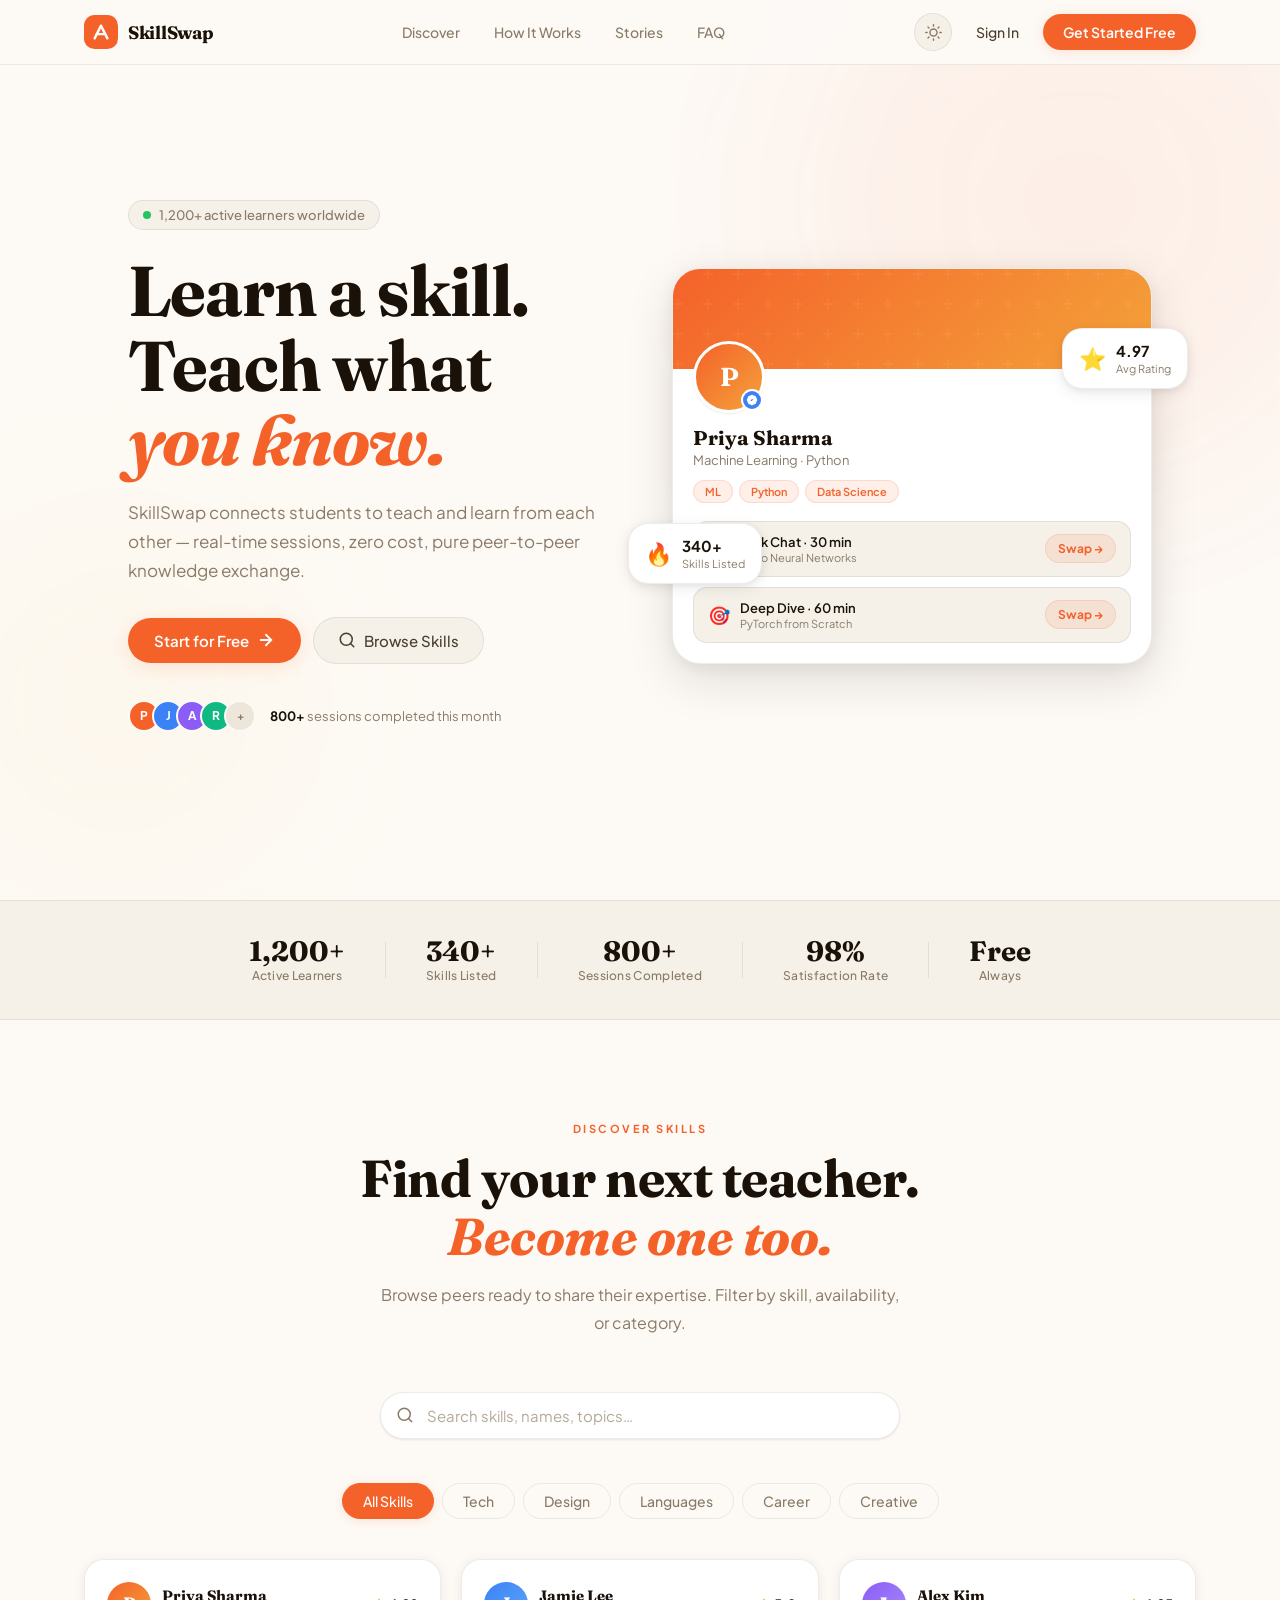
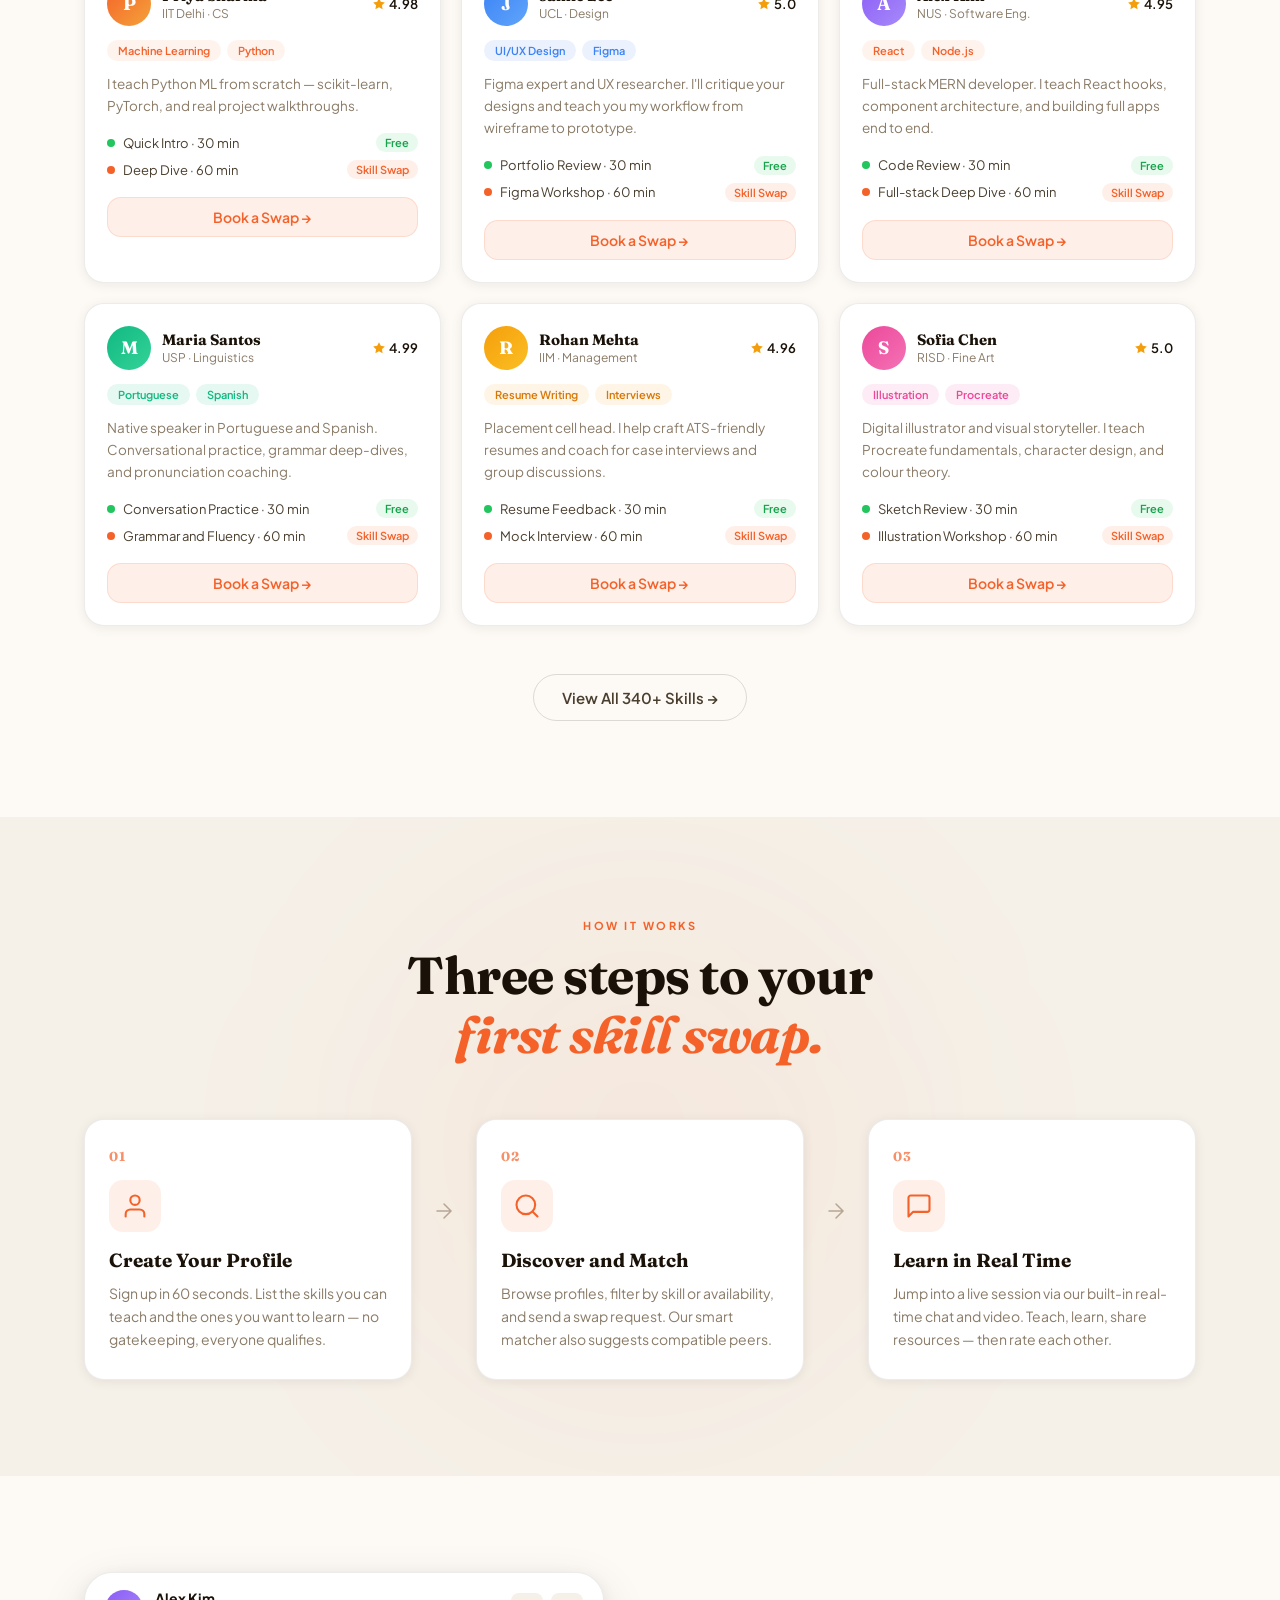
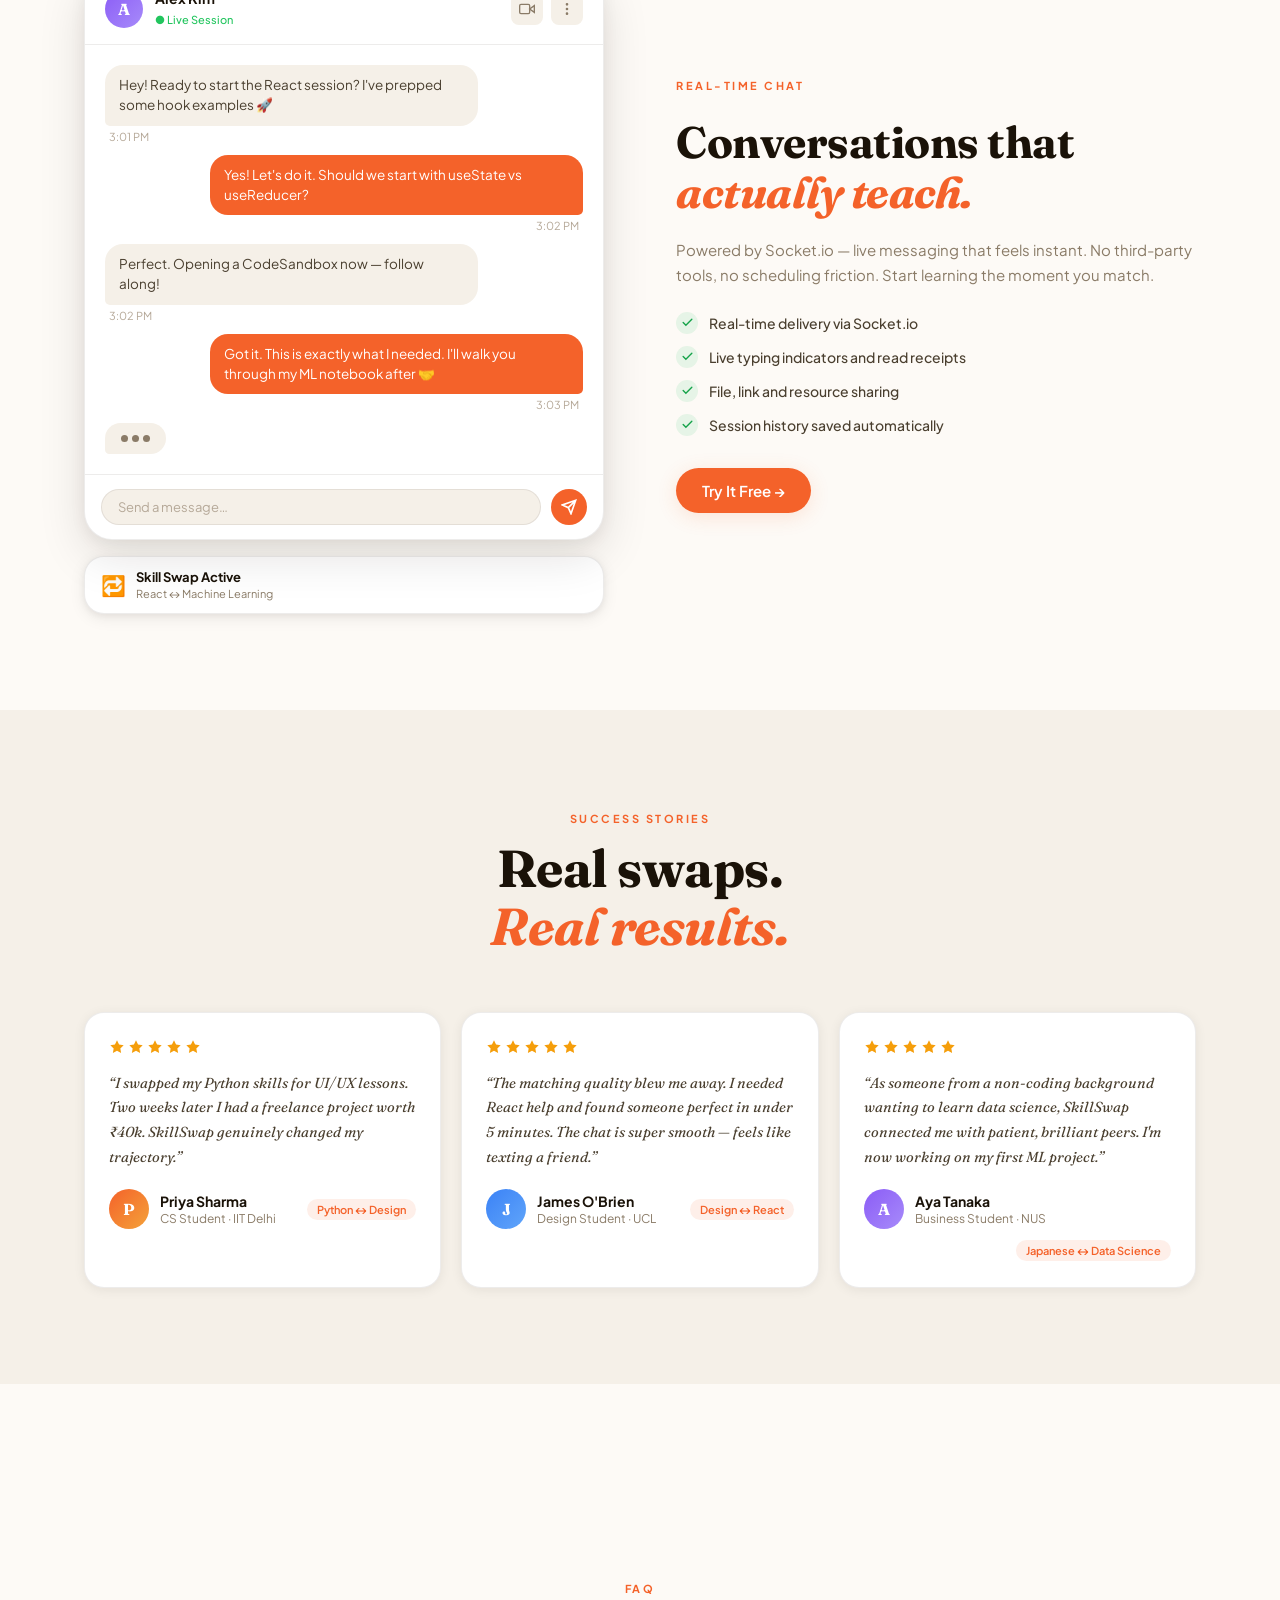
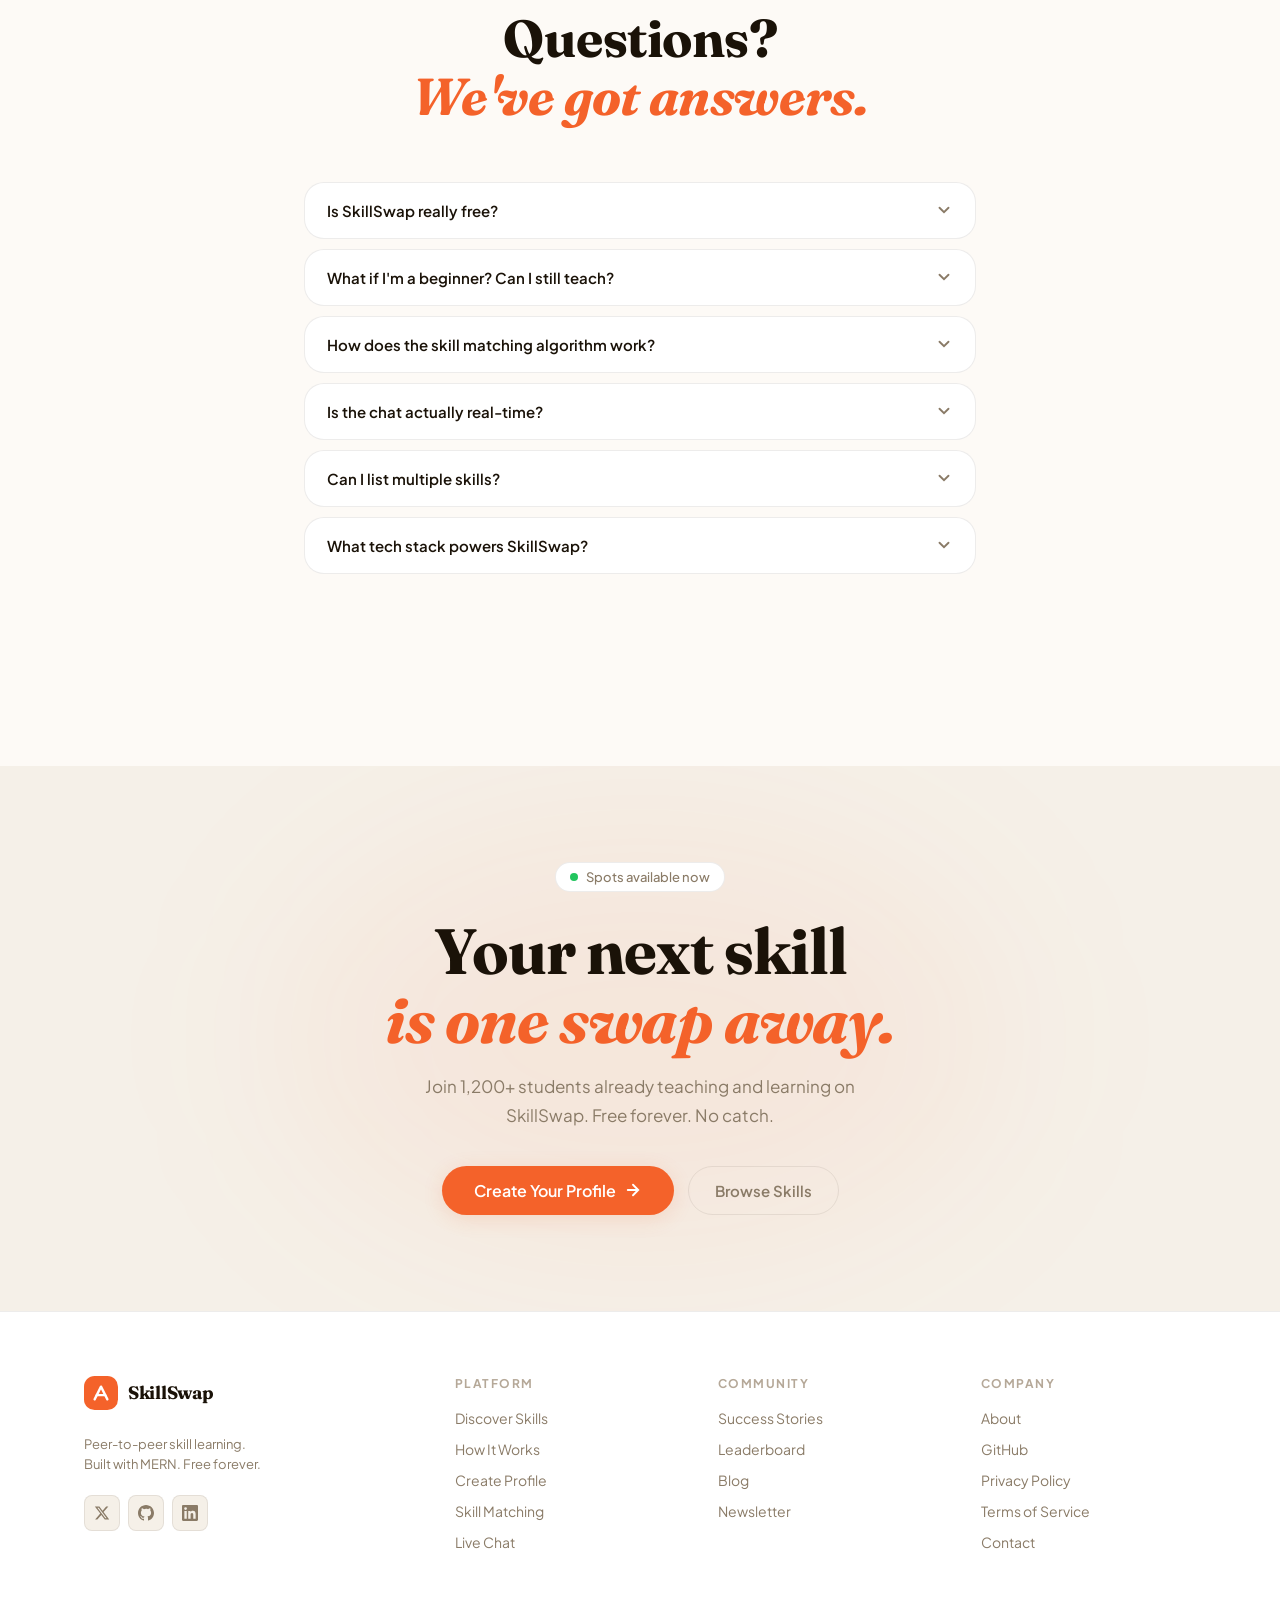
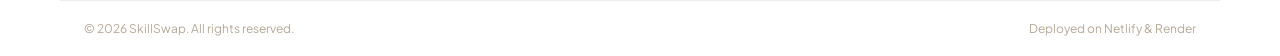
<file: index.html>
<!DOCTYPE html>
<html lang="en" data-theme="light">
<head>
  <meta charset="UTF-8" />
  <meta name="viewport" content="width=device-width, initial-scale=1.0" />
  <title>SkillSwap — Learn from Peers. Teach What You Know.</title>
  <meta name="description" content="SkillSwap is a peer-to-peer skill learning platform where students teach and learn from each other in real time." />

  <!-- Fonts -->
  <link rel="preconnect" href="https://fonts.googleapis.com" />
  <link rel="preconnect" href="https://fonts.gstatic.com" crossorigin />
  <link href="https://fonts.googleapis.com/css2?family=Fraunces:ital,opsz,wght@0,9..144,400;0,9..144,600;0,9..144,700;1,9..144,400;1,9..144,600&family=Plus+Jakarta+Sans:wght@300;400;500;600;700&display=swap" rel="stylesheet" />

  <link rel="stylesheet" href="styles.css" />
</head>
<body>

  <!-- ── Scroll Progress Bar ───────────────────────────────── -->
  <div id="scroll-progress"></div>

  <!-- ════════════════════════════════════════
       NAVBAR
  ════════════════════════════════════════ -->
  <header class="navbar" id="navbar">
    <div class="nav-container">

      <a href="#" class="nav-brand">
        <div class="brand-logo">
          <svg viewBox="0 0 32 32" fill="none" xmlns="http://www.w3.org/2000/svg">
            <rect width="32" height="32" rx="10" class="logo-bg" fill="currentColor"/>
            <path d="M10 22l6-12 6 12" stroke="white" stroke-width="2.2" stroke-linecap="round" stroke-linejoin="round"/>
            <path d="M12 18h8" stroke="white" stroke-width="2.2" stroke-linecap="round"/>
          </svg>
        </div>
        <span class="brand-name">SkillSwap</span>
      </a>

      <nav class="nav-links" id="nav-links">
        <a href="#discover" class="nav-link">Discover</a>
        <a href="#how-it-works" class="nav-link">How It Works</a>
        <a href="#testimonials" class="nav-link">Stories</a>
        <a href="#faq" class="nav-link">FAQ</a>
      </nav>

      <div class="nav-right">
        <!-- Theme Toggle -->
        <button class="theme-btn" id="theme-toggle" aria-label="Toggle theme">
          <span class="theme-icon sun-icon">
            <svg viewBox="0 0 24 24" fill="none" stroke="currentColor" stroke-width="2" stroke-linecap="round">
              <circle cx="12" cy="12" r="5"/>
              <line x1="12" y1="1" x2="12" y2="3"/><line x1="12" y1="21" x2="12" y2="23"/>
              <line x1="4.22" y1="4.22" x2="5.64" y2="5.64"/><line x1="18.36" y1="18.36" x2="19.78" y2="19.78"/>
              <line x1="1" y1="12" x2="3" y2="12"/><line x1="21" y1="12" x2="23" y2="12"/>
              <line x1="4.22" y1="19.78" x2="5.64" y2="18.36"/><line x1="18.36" y1="5.64" x2="19.78" y2="4.22"/>
            </svg>
          </span>
          <span class="theme-icon moon-icon">
            <svg viewBox="0 0 24 24" fill="none" stroke="currentColor" stroke-width="2" stroke-linecap="round">
              <path d="M21 12.79A9 9 0 1 1 11.21 3 7 7 0 0 0 21 12.79z"/>
            </svg>
          </span>
        </button>

        <a href="#" class="nav-signin">Sign In</a>
        <a href="#" class="btn-nav-cta">Get Started Free</a>

        <button class="hamburger" id="hamburger" aria-label="Open navigation">
          <span></span><span></span><span></span>
        </button>
      </div>
    </div>

    <!-- Mobile Menu -->
    <div class="mobile-menu" id="mobile-menu">
      <a href="#discover" class="mob-link">Discover</a>
      <a href="#how-it-works" class="mob-link">How It Works</a>
      <a href="#testimonials" class="mob-link">Stories</a>
      <a href="#faq" class="mob-link">FAQ</a>
      <div class="mob-actions">
        <a href="#" class="nav-signin">Sign In</a>
        <a href="#" class="btn-nav-cta">Get Started Free</a>
      </div>
    </div>
  </header>


  <!-- ════════════════════════════════════════
       HERO SECTION
  ════════════════════════════════════════ -->
  <section class="hero-section" id="home">
    <div class="hero-blob hero-blob-1"></div>
    <div class="hero-blob hero-blob-2"></div>

    <div class="hero-container">

      <!-- Left: Copy -->
      <div class="hero-copy reveal">
        <div class="hero-label">
          <span class="live-dot"></span>
          1,200+ active learners worldwide
        </div>

        <h1 class="hero-headline">
          Learn a skill.<br>
          Teach what<br>
          <em>you know.</em>
        </h1>

        <p class="hero-sub">
          SkillSwap connects students to teach and learn from each other —
          real-time sessions, zero cost, pure peer-to-peer knowledge exchange.
        </p>

        <div class="hero-actions">
          <a href="#" class="btn-hero-primary">
            Start for Free
            <svg width="18" height="18" viewBox="0 0 24 24" fill="none" stroke="currentColor" stroke-width="2.5" stroke-linecap="round"><path d="M5 12h14M12 5l7 7-7 7"/></svg>
          </a>
          <a href="#discover" class="btn-hero-secondary">
            <svg width="18" height="18" viewBox="0 0 24 24" fill="none" stroke="currentColor" stroke-width="2" stroke-linecap="round"><circle cx="11" cy="11" r="8"/><path d="m21 21-4.35-4.35"/></svg>
            Browse Skills
          </a>
        </div>

        <div class="hero-trust">
          <div class="avatars-stack">
            <div class="av av-1">P</div>
            <div class="av av-2">J</div>
            <div class="av av-3">A</div>
            <div class="av av-4">R</div>
            <div class="av av-5">+</div>
          </div>
          <p class="trust-text"><strong>800+</strong> sessions completed this month</p>
        </div>
      </div>

      <!-- Right: Profile Card Mockup -->
      <div class="hero-visual reveal" style="transition-delay:0.15s;">
        <div class="profile-card-mock">
          <div class="pcm-cover"></div>
          <div class="pcm-body">
            <div class="pcm-avatar-wrap">
              <div class="pcm-avatar">P</div>
              <span class="pcm-verified" title="Verified">
                <svg viewBox="0 0 24 24" fill="currentColor" width="14" height="14"><path d="M9 12l2 2 4-4M7.835 4.697a3.42 3.42 0 001.946-.806 3.42 3.42 0 014.438 0 3.42 3.42 0 001.946.806 3.42 3.42 0 013.138 3.138 3.42 3.42 0 00.806 1.946 3.42 3.42 0 010 4.438 3.42 3.42 0 00-.806 1.946 3.42 3.42 0 01-3.138 3.138 3.42 3.42 0 00-1.946.806 3.42 3.42 0 01-4.438 0 3.42 3.42 0 00-1.946-.806 3.42 3.42 0 01-3.138-3.138 3.42 3.42 0 00-.806-1.946 3.42 3.42 0 010-4.438 3.42 3.42 0 00.806-1.946 3.42 3.42 0 013.138-3.138z"/></svg>
              </span>
            </div>
            <h3 class="pcm-name">Priya Sharma</h3>
            <p class="pcm-role">Machine Learning · Python</p>
            <div class="pcm-pills">
              <span>ML</span><span>Python</span><span>Data Science</span>
            </div>
            <div class="pcm-sessions">
              <div class="pcm-session">
                <div class="pcm-session-info">
                  <span class="pcm-session-icon">⚡</span>
                  <div>
                    <p class="pcm-session-title">Quick Chat · 30 min</p>
                    <p class="pcm-session-meta">Intro to Neural Networks</p>
                  </div>
                </div>
                <button class="pcm-book-btn">Swap →</button>
              </div>
              <div class="pcm-session">
                <div class="pcm-session-info">
                  <span class="pcm-session-icon">🎯</span>
                  <div>
                    <p class="pcm-session-title">Deep Dive · 60 min</p>
                    <p class="pcm-session-meta">PyTorch from Scratch</p>
                  </div>
                </div>
                <button class="pcm-book-btn">Swap →</button>
              </div>
            </div>
          </div>
        </div>

        <div class="float-chip chip-a">
          <span>🔥</span>
          <div><strong>340+</strong><small>Skills Listed</small></div>
        </div>
        <div class="float-chip chip-b">
          <span>⭐</span>
          <div><strong>4.97</strong><small>Avg Rating</small></div>
        </div>
      </div>

    </div>
  </section>


  <!-- ════════════════════════════════════════
       TRUST BAR / STATS
  ════════════════════════════════════════ -->
  <section class="trust-bar">
    <div class="trust-container">
      <div class="trust-stat reveal">
        <span class="ts-number">1,200+</span>
        <span class="ts-label">Active Learners</span>
      </div>
      <div class="trust-divider"></div>
      <div class="trust-stat reveal" style="transition-delay:0.08s">
        <span class="ts-number">340+</span>
        <span class="ts-label">Skills Listed</span>
      </div>
      <div class="trust-divider"></div>
      <div class="trust-stat reveal" style="transition-delay:0.16s">
        <span class="ts-number">800+</span>
        <span class="ts-label">Sessions Completed</span>
      </div>
      <div class="trust-divider"></div>
      <div class="trust-stat reveal" style="transition-delay:0.24s">
        <span class="ts-number">98%</span>
        <span class="ts-label">Satisfaction Rate</span>
      </div>
      <div class="trust-divider"></div>
      <div class="trust-stat reveal" style="transition-delay:0.32s">
        <span class="ts-number">Free</span>
        <span class="ts-label">Always</span>
      </div>
    </div>
  </section>


  <!-- ════════════════════════════════════════
       DISCOVER SKILLS
  ════════════════════════════════════════ -->
  <section class="section discover-section" id="discover">
    <div class="section-container">

      <div class="section-head reveal">
        <span class="section-eyebrow">Discover Skills</span>
        <h2 class="section-h2">Find your next teacher.<br><em>Become one too.</em></h2>
        <p class="section-desc">Browse peers ready to share their expertise. Filter by skill, availability, or category.</p>
      </div>

      <!-- ── LIVE SEARCH BAR (NEW) ─────────────── -->
      <div class="search-bar-wrap reveal">
        <div class="search-bar">
          <svg class="search-icon" viewBox="0 0 24 24" fill="none" stroke="currentColor" stroke-width="2" stroke-linecap="round" width="18" height="18">
            <circle cx="11" cy="11" r="8"/><path d="m21 21-4.35-4.35"/>
          </svg>
          <input
            type="text"
            id="skill-search"
            class="search-input"
            placeholder="Search skills, names, topics…"
            autocomplete="off"
          />
          <button class="search-clear" id="search-clear" aria-label="Clear search">
            <svg viewBox="0 0 24 24" fill="none" stroke="currentColor" stroke-width="2.5" stroke-linecap="round" width="14" height="14">
              <path d="M18 6L6 18M6 6l12 12"/>
            </svg>
          </button>
        </div>
        <p class="search-no-results" id="search-no-results">
          No skills match "<span id="search-term"></span>" — <a href="#">suggest it →</a>
        </p>
      </div>

      <!-- Filter Tabs -->
      <div class="filter-tabs reveal">
        <button class="filter-tab active" data-filter="all">All Skills</button>
        <button class="filter-tab" data-filter="tech">Tech</button>
        <button class="filter-tab" data-filter="design">Design</button>
        <button class="filter-tab" data-filter="language">Languages</button>
        <button class="filter-tab" data-filter="career">Career</button>
        <button class="filter-tab" data-filter="creative">Creative</button>
      </div>

      <!-- Skill Cards Grid -->
      <div class="skills-grid" id="skills-grid">

        <div class="skill-card reveal" data-category="tech" style="transition-delay:0s">
          <div class="skc-header">
            <div class="skc-avatar skc-av-1">P</div>
            <div class="skc-meta">
              <h4 class="skc-name">Priya Sharma</h4>
              <span class="skc-uni">IIT Delhi · CS</span>
            </div>
            <div class="skc-rating">
              <svg viewBox="0 0 24 24" fill="currentColor" width="14" height="14" class="star-icon"><path d="M12 2l3.09 6.26L22 9.27l-5 4.87 1.18 6.88L12 17.77l-6.18 3.25L7 14.14 2 9.27l6.91-1.01L12 2z"/></svg>
              4.98
            </div>
          </div>
          <div class="skc-tags">
            <span class="skc-tag tag-tech">Machine Learning</span>
            <span class="skc-tag tag-tech">Python</span>
          </div>
          <p class="skc-bio">I teach Python ML from scratch — scikit-learn, PyTorch, and real project walkthroughs.</p>
          <div class="skc-sessions">
            <div class="skc-session-row">
              <span class="session-dot dot-quick"></span>
              <span class="session-name">Quick Intro · 30 min</span>
              <span class="session-badge free-badge">Free</span>
            </div>
            <div class="skc-session-row">
              <span class="session-dot dot-deep"></span>
              <span class="session-name">Deep Dive · 60 min</span>
              <span class="session-badge swap-badge">Skill Swap</span>
            </div>
          </div>
          <a href="#" class="skc-cta">Book a Swap →</a>
        </div>

        <div class="skill-card reveal" data-category="design" style="transition-delay:0.07s">
          <div class="skc-header">
            <div class="skc-avatar skc-av-2">J</div>
            <div class="skc-meta">
              <h4 class="skc-name">Jamie Lee</h4>
              <span class="skc-uni">UCL · Design</span>
            </div>
            <div class="skc-rating">
              <svg viewBox="0 0 24 24" fill="currentColor" width="14" height="14" class="star-icon"><path d="M12 2l3.09 6.26L22 9.27l-5 4.87 1.18 6.88L12 17.77l-6.18 3.25L7 14.14 2 9.27l6.91-1.01L12 2z"/></svg>
              5.0
            </div>
          </div>
          <div class="skc-tags">
            <span class="skc-tag tag-design">UI/UX Design</span>
            <span class="skc-tag tag-design">Figma</span>
          </div>
          <p class="skc-bio">Figma expert and UX researcher. I'll critique your designs and teach you my workflow from wireframe to prototype.</p>
          <div class="skc-sessions">
            <div class="skc-session-row">
              <span class="session-dot dot-quick"></span>
              <span class="session-name">Portfolio Review · 30 min</span>
              <span class="session-badge free-badge">Free</span>
            </div>
            <div class="skc-session-row">
              <span class="session-dot dot-deep"></span>
              <span class="session-name">Figma Workshop · 60 min</span>
              <span class="session-badge swap-badge">Skill Swap</span>
            </div>
          </div>
          <a href="#" class="skc-cta">Book a Swap →</a>
        </div>

        <div class="skill-card reveal" data-category="tech" style="transition-delay:0.14s">
          <div class="skc-header">
            <div class="skc-avatar skc-av-3">A</div>
            <div class="skc-meta">
              <h4 class="skc-name">Alex Kim</h4>
              <span class="skc-uni">NUS · Software Eng.</span>
            </div>
            <div class="skc-rating">
              <svg viewBox="0 0 24 24" fill="currentColor" width="14" height="14" class="star-icon"><path d="M12 2l3.09 6.26L22 9.27l-5 4.87 1.18 6.88L12 17.77l-6.18 3.25L7 14.14 2 9.27l6.91-1.01L12 2z"/></svg>
              4.95
            </div>
          </div>
          <div class="skc-tags">
            <span class="skc-tag tag-tech">React</span>
            <span class="skc-tag tag-tech">Node.js</span>
          </div>
          <p class="skc-bio">Full-stack MERN developer. I teach React hooks, component architecture, and building full apps end to end.</p>
          <div class="skc-sessions">
            <div class="skc-session-row">
              <span class="session-dot dot-quick"></span>
              <span class="session-name">Code Review · 30 min</span>
              <span class="session-badge free-badge">Free</span>
            </div>
            <div class="skc-session-row">
              <span class="session-dot dot-deep"></span>
              <span class="session-name">Full-stack Deep Dive · 60 min</span>
              <span class="session-badge swap-badge">Skill Swap</span>
            </div>
          </div>
          <a href="#" class="skc-cta">Book a Swap →</a>
        </div>

        <div class="skill-card reveal" data-category="language" style="transition-delay:0.21s">
          <div class="skc-header">
            <div class="skc-avatar skc-av-4">M</div>
            <div class="skc-meta">
              <h4 class="skc-name">Maria Santos</h4>
              <span class="skc-uni">USP · Linguistics</span>
            </div>
            <div class="skc-rating">
              <svg viewBox="0 0 24 24" fill="currentColor" width="14" height="14" class="star-icon"><path d="M12 2l3.09 6.26L22 9.27l-5 4.87 1.18 6.88L12 17.77l-6.18 3.25L7 14.14 2 9.27l6.91-1.01L12 2z"/></svg>
              4.99
            </div>
          </div>
          <div class="skc-tags">
            <span class="skc-tag tag-lang">Portuguese</span>
            <span class="skc-tag tag-lang">Spanish</span>
          </div>
          <p class="skc-bio">Native speaker in Portuguese and Spanish. Conversational practice, grammar deep-dives, and pronunciation coaching.</p>
          <div class="skc-sessions">
            <div class="skc-session-row">
              <span class="session-dot dot-quick"></span>
              <span class="session-name">Conversation Practice · 30 min</span>
              <span class="session-badge free-badge">Free</span>
            </div>
            <div class="skc-session-row">
              <span class="session-dot dot-deep"></span>
              <span class="session-name">Grammar and Fluency · 60 min</span>
              <span class="session-badge swap-badge">Skill Swap</span>
            </div>
          </div>
          <a href="#" class="skc-cta">Book a Swap →</a>
        </div>

        <div class="skill-card reveal" data-category="career" style="transition-delay:0.28s">
          <div class="skc-header">
            <div class="skc-avatar skc-av-5">R</div>
            <div class="skc-meta">
              <h4 class="skc-name">Rohan Mehta</h4>
              <span class="skc-uni">IIM · Management</span>
            </div>
            <div class="skc-rating">
              <svg viewBox="0 0 24 24" fill="currentColor" width="14" height="14" class="star-icon"><path d="M12 2l3.09 6.26L22 9.27l-5 4.87 1.18 6.88L12 17.77l-6.18 3.25L7 14.14 2 9.27l6.91-1.01L12 2z"/></svg>
              4.96
            </div>
          </div>
          <div class="skc-tags">
            <span class="skc-tag tag-career">Resume Writing</span>
            <span class="skc-tag tag-career">Interviews</span>
          </div>
          <p class="skc-bio">Placement cell head. I help craft ATS-friendly resumes and coach for case interviews and group discussions.</p>
          <div class="skc-sessions">
            <div class="skc-session-row">
              <span class="session-dot dot-quick"></span>
              <span class="session-name">Resume Feedback · 30 min</span>
              <span class="session-badge free-badge">Free</span>
            </div>
            <div class="skc-session-row">
              <span class="session-dot dot-deep"></span>
              <span class="session-name">Mock Interview · 60 min</span>
              <span class="session-badge swap-badge">Skill Swap</span>
            </div>
          </div>
          <a href="#" class="skc-cta">Book a Swap →</a>
        </div>

        <div class="skill-card reveal" data-category="creative" style="transition-delay:0.35s">
          <div class="skc-header">
            <div class="skc-avatar skc-av-6">S</div>
            <div class="skc-meta">
              <h4 class="skc-name">Sofia Chen</h4>
              <span class="skc-uni">RISD · Fine Art</span>
            </div>
            <div class="skc-rating">
              <svg viewBox="0 0 24 24" fill="currentColor" width="14" height="14" class="star-icon"><path d="M12 2l3.09 6.26L22 9.27l-5 4.87 1.18 6.88L12 17.77l-6.18 3.25L7 14.14 2 9.27l6.91-1.01L12 2z"/></svg>
              5.0
            </div>
          </div>
          <div class="skc-tags">
            <span class="skc-tag tag-creative">Illustration</span>
            <span class="skc-tag tag-creative">Procreate</span>
          </div>
          <p class="skc-bio">Digital illustrator and visual storyteller. I teach Procreate fundamentals, character design, and colour theory.</p>
          <div class="skc-sessions">
            <div class="skc-session-row">
              <span class="session-dot dot-quick"></span>
              <span class="session-name">Sketch Review · 30 min</span>
              <span class="session-badge free-badge">Free</span>
            </div>
            <div class="skc-session-row">
              <span class="session-dot dot-deep"></span>
              <span class="session-name">Illustration Workshop · 60 min</span>
              <span class="session-badge swap-badge">Skill Swap</span>
            </div>
          </div>
          <a href="#" class="skc-cta">Book a Swap →</a>
        </div>

      </div>

      <div class="discover-cta reveal">
        <a href="#" class="btn-outline-lg">View All 340+ Skills →</a>
      </div>

    </div>
  </section>


  <!-- ════════════════════════════════════════
       HOW IT WORKS
  ════════════════════════════════════════ -->
  <section class="section hiw-section" id="how-it-works">
    <div class="hiw-blob"></div>
    <div class="section-container">

      <div class="section-head reveal">
        <span class="section-eyebrow">How It Works</span>
        <h2 class="section-h2">Three steps to your<br><em>first skill swap.</em></h2>
      </div>

      <div class="hiw-grid">

        <div class="hiw-card reveal" style="transition-delay:0s">
          <div class="hiw-number">01</div>
          <div class="hiw-icon">
            <svg viewBox="0 0 24 24" fill="none" stroke="currentColor" stroke-width="1.8" stroke-linecap="round" stroke-linejoin="round" width="28" height="28"><path d="M20 21v-2a4 4 0 00-4-4H8a4 4 0 00-4 4v2"/><circle cx="12" cy="7" r="4"/></svg>
          </div>
          <h3 class="hiw-title">Create Your Profile</h3>
          <p class="hiw-desc">Sign up in 60 seconds. List the skills you can teach and the ones you want to learn — no gatekeeping, everyone qualifies.</p>
        </div>

        <div class="hiw-arrow">
          <svg viewBox="0 0 24 24" fill="none" stroke="currentColor" stroke-width="1.5" stroke-linecap="round"><path d="M5 12h14M12 5l7 7-7 7"/></svg>
        </div>

        <div class="hiw-card reveal" style="transition-delay:0.12s">
          <div class="hiw-number">02</div>
          <div class="hiw-icon">
            <svg viewBox="0 0 24 24" fill="none" stroke="currentColor" stroke-width="1.8" stroke-linecap="round" stroke-linejoin="round" width="28" height="28"><circle cx="11" cy="11" r="8"/><path d="m21 21-4.35-4.35"/></svg>
          </div>
          <h3 class="hiw-title">Discover and Match</h3>
          <p class="hiw-desc">Browse profiles, filter by skill or availability, and send a swap request. Our smart matcher also suggests compatible peers.</p>
        </div>

        <div class="hiw-arrow">
          <svg viewBox="0 0 24 24" fill="none" stroke="currentColor" stroke-width="1.5" stroke-linecap="round"><path d="M5 12h14M12 5l7 7-7 7"/></svg>
        </div>

        <div class="hiw-card reveal" style="transition-delay:0.24s">
          <div class="hiw-number">03</div>
          <div class="hiw-icon">
            <svg viewBox="0 0 24 24" fill="none" stroke="currentColor" stroke-width="1.8" stroke-linecap="round" stroke-linejoin="round" width="28" height="28"><path d="M21 15a2 2 0 01-2 2H7l-4 4V5a2 2 0 012-2h14a2 2 0 012 2z"/></svg>
          </div>
          <h3 class="hiw-title">Learn in Real Time</h3>
          <p class="hiw-desc">Jump into a live session via our built-in real-time chat and video. Teach, learn, share resources — then rate each other.</p>
        </div>

      </div>
    </div>
  </section>


  <!-- ════════════════════════════════════════
       CHAT HIGHLIGHT
  ════════════════════════════════════════ -->
  <section class="section chat-section" id="chat-feature">
    <div class="section-container">
      <div class="chat-split">

        <div class="chat-visual reveal-left">
          <div class="chat-window">
            <div class="cw-header">
              <div class="cw-av">A</div>
              <div class="cw-info">
                <strong>Alex Kim</strong>
                <span class="cw-online">● Live Session</span>
              </div>
              <div class="cw-actions">
                <button class="cw-action-btn" title="Video call">
                  <svg viewBox="0 0 24 24" fill="none" stroke="currentColor" stroke-width="2" stroke-linecap="round" width="16" height="16"><path d="M23 7l-7 5 7 5V7z"/><rect x="1" y="5" width="15" height="14" rx="2"/></svg>
                </button>
                <button class="cw-action-btn" title="More options">
                  <svg viewBox="0 0 24 24" fill="none" stroke="currentColor" stroke-width="2" stroke-linecap="round" width="16" height="16"><circle cx="12" cy="5" r="1"/><circle cx="12" cy="12" r="1"/><circle cx="12" cy="19" r="1"/></svg>
                </button>
              </div>
            </div>
            <div class="cw-messages">
              <div class="msg msg-other">
                <div class="msg-bubble">Hey! Ready to start the React session? I've prepped some hook examples 🚀</div>
                <span class="msg-time">3:01 PM</span>
              </div>
              <div class="msg msg-self">
                <div class="msg-bubble">Yes! Let's do it. Should we start with useState vs useReducer?</div>
                <span class="msg-time">3:02 PM</span>
              </div>
              <div class="msg msg-other">
                <div class="msg-bubble">Perfect. Opening a CodeSandbox now — follow along!</div>
                <span class="msg-time">3:02 PM</span>
              </div>
              <div class="msg msg-self">
                <div class="msg-bubble">Got it. This is exactly what I needed. I'll walk you through my ML notebook after 🤝</div>
                <span class="msg-time">3:03 PM</span>
              </div>
              <div class="msg msg-other">
                <div class="msg-bubble typing-bubble">
                  <span class="tdot"></span><span class="tdot"></span><span class="tdot"></span>
                </div>
              </div>
            </div>
            <div class="cw-input-area">
              <input type="text" class="cw-input" placeholder="Send a message…" readonly />
              <button class="cw-send-btn">
                <svg viewBox="0 0 24 24" fill="none" stroke="currentColor" stroke-width="2.5" stroke-linecap="round" width="16" height="16"><path d="M22 2L11 13M22 2l-7 20-4-9-9-4 20-7z"/></svg>
              </button>
            </div>
          </div>
          <div class="swap-chip">
            <span>🔁</span>
            <div>
              <strong>Skill Swap Active</strong>
              <small>React ↔ Machine Learning</small>
            </div>
          </div>
        </div>

        <div class="chat-text reveal-right">
          <span class="section-eyebrow">Real-Time Chat</span>
          <h2 class="chat-h2">Conversations that<br><em>actually teach.</em></h2>
          <p class="chat-p">Powered by Socket.io — live messaging that feels instant. No third-party tools, no scheduling friction. Start learning the moment you match.</p>
          <ul class="chat-checklist">
            <li>
              <span class="cl-check"><svg viewBox="0 0 24 24" fill="none" stroke="currentColor" stroke-width="2.5" stroke-linecap="round" width="13" height="13"><path d="M20 6L9 17l-5-5"/></svg></span>
              Real-time delivery via Socket.io
            </li>
            <li>
              <span class="cl-check"><svg viewBox="0 0 24 24" fill="none" stroke="currentColor" stroke-width="2.5" stroke-linecap="round" width="13" height="13"><path d="M20 6L9 17l-5-5"/></svg></span>
              Live typing indicators and read receipts
            </li>
            <li>
              <span class="cl-check"><svg viewBox="0 0 24 24" fill="none" stroke="currentColor" stroke-width="2.5" stroke-linecap="round" width="13" height="13"><path d="M20 6L9 17l-5-5"/></svg></span>
              File, link and resource sharing
            </li>
            <li>
              <span class="cl-check"><svg viewBox="0 0 24 24" fill="none" stroke="currentColor" stroke-width="2.5" stroke-linecap="round" width="13" height="13"><path d="M20 6L9 17l-5-5"/></svg></span>
              Session history saved automatically
            </li>
          </ul>
          <a href="#" class="btn-hero-primary" style="margin-top:2rem;display:inline-flex;">
            Try It Free →
          </a>
        </div>

      </div>
    </div>
  </section>


  <!-- ════════════════════════════════════════
       TESTIMONIALS
  ════════════════════════════════════════ -->
  <section class="section testi-section" id="testimonials">
    <div class="section-container">

      <div class="section-head reveal">
        <span class="section-eyebrow">Success Stories</span>
        <h2 class="section-h2">Real swaps.<br><em>Real results.</em></h2>
      </div>

      <div class="testi-grid">

        <div class="testi-card reveal" style="transition-delay:0s">
          <div class="tc-stars">
            <svg viewBox="0 0 24 24" fill="currentColor" width="16" height="16"><path d="M12 2l3.09 6.26L22 9.27l-5 4.87 1.18 6.88L12 17.77l-6.18 3.25L7 14.14 2 9.27l6.91-1.01L12 2z"/></svg>
            <svg viewBox="0 0 24 24" fill="currentColor" width="16" height="16"><path d="M12 2l3.09 6.26L22 9.27l-5 4.87 1.18 6.88L12 17.77l-6.18 3.25L7 14.14 2 9.27l6.91-1.01L12 2z"/></svg>
            <svg viewBox="0 0 24 24" fill="currentColor" width="16" height="16"><path d="M12 2l3.09 6.26L22 9.27l-5 4.87 1.18 6.88L12 17.77l-6.18 3.25L7 14.14 2 9.27l6.91-1.01L12 2z"/></svg>
            <svg viewBox="0 0 24 24" fill="currentColor" width="16" height="16"><path d="M12 2l3.09 6.26L22 9.27l-5 4.87 1.18 6.88L12 17.77l-6.18 3.25L7 14.14 2 9.27l6.91-1.01L12 2z"/></svg>
            <svg viewBox="0 0 24 24" fill="currentColor" width="16" height="16"><path d="M12 2l3.09 6.26L22 9.27l-5 4.87 1.18 6.88L12 17.77l-6.18 3.25L7 14.14 2 9.27l6.91-1.01L12 2z"/></svg>
          </div>
          <p class="tc-quote">I swapped my Python skills for UI/UX lessons. Two weeks later I had a freelance project worth ₹40k. SkillSwap genuinely changed my trajectory.</p>
          <div class="tc-author">
            <div class="tc-av tc-av-1">P</div>
            <div>
              <strong class="tc-name">Priya Sharma</strong>
              <span class="tc-role">CS Student · IIT Delhi</span>
            </div>
            <div class="tc-swap-pill">Python ↔ Design</div>
          </div>
        </div>

        <div class="testi-card reveal" style="transition-delay:0.1s">
          <div class="tc-stars">
            <svg viewBox="0 0 24 24" fill="currentColor" width="16" height="16"><path d="M12 2l3.09 6.26L22 9.27l-5 4.87 1.18 6.88L12 17.77l-6.18 3.25L7 14.14 2 9.27l6.91-1.01L12 2z"/></svg>
            <svg viewBox="0 0 24 24" fill="currentColor" width="16" height="16"><path d="M12 2l3.09 6.26L22 9.27l-5 4.87 1.18 6.88L12 17.77l-6.18 3.25L7 14.14 2 9.27l6.91-1.01L12 2z"/></svg>
            <svg viewBox="0 0 24 24" fill="currentColor" width="16" height="16"><path d="M12 2l3.09 6.26L22 9.27l-5 4.87 1.18 6.88L12 17.77l-6.18 3.25L7 14.14 2 9.27l6.91-1.01L12 2z"/></svg>
            <svg viewBox="0 0 24 24" fill="currentColor" width="16" height="16"><path d="M12 2l3.09 6.26L22 9.27l-5 4.87 1.18 6.88L12 17.77l-6.18 3.25L7 14.14 2 9.27l6.91-1.01L12 2z"/></svg>
            <svg viewBox="0 0 24 24" fill="currentColor" width="16" height="16"><path d="M12 2l3.09 6.26L22 9.27l-5 4.87 1.18 6.88L12 17.77l-6.18 3.25L7 14.14 2 9.27l6.91-1.01L12 2z"/></svg>
          </div>
          <p class="tc-quote">The matching quality blew me away. I needed React help and found someone perfect in under 5 minutes. The chat is super smooth — feels like texting a friend.</p>
          <div class="tc-author">
            <div class="tc-av tc-av-2">J</div>
            <div>
              <strong class="tc-name">James O'Brien</strong>
              <span class="tc-role">Design Student · UCL</span>
            </div>
            <div class="tc-swap-pill">Design ↔ React</div>
          </div>
        </div>

        <div class="testi-card reveal" style="transition-delay:0.2s">
          <div class="tc-stars">
            <svg viewBox="0 0 24 24" fill="currentColor" width="16" height="16"><path d="M12 2l3.09 6.26L22 9.27l-5 4.87 1.18 6.88L12 17.77l-6.18 3.25L7 14.14 2 9.27l6.91-1.01L12 2z"/></svg>
            <svg viewBox="0 0 24 24" fill="currentColor" width="16" height="16"><path d="M12 2l3.09 6.26L22 9.27l-5 4.87 1.18 6.88L12 17.77l-6.18 3.25L7 14.14 2 9.27l6.91-1.01L12 2z"/></svg>
            <svg viewBox="0 0 24 24" fill="currentColor" width="16" height="16"><path d="M12 2l3.09 6.26L22 9.27l-5 4.87 1.18 6.88L12 17.77l-6.18 3.25L7 14.14 2 9.27l6.91-1.01L12 2z"/></svg>
            <svg viewBox="0 0 24 24" fill="currentColor" width="16" height="16"><path d="M12 2l3.09 6.26L22 9.27l-5 4.87 1.18 6.88L12 17.77l-6.18 3.25L7 14.14 2 9.27l6.91-1.01L12 2z"/></svg>
            <svg viewBox="0 0 24 24" fill="currentColor" width="16" height="16"><path d="M12 2l3.09 6.26L22 9.27l-5 4.87 1.18 6.88L12 17.77l-6.18 3.25L7 14.14 2 9.27l6.91-1.01L12 2z"/></svg>
          </div>
          <p class="tc-quote">As someone from a non-coding background wanting to learn data science, SkillSwap connected me with patient, brilliant peers. I'm now working on my first ML project.</p>
          <div class="tc-author">
            <div class="tc-av tc-av-3">A</div>
            <div>
              <strong class="tc-name">Aya Tanaka</strong>
              <span class="tc-role">Business Student · NUS</span>
            </div>
            <div class="tc-swap-pill">Japanese ↔ Data Science</div>
          </div>
        </div>

      </div>
    </div>
  </section>


  <!-- ════════════════════════════════════════
       FAQ
  ════════════════════════════════════════ -->
  <section class="section faq-section" id="faq">
    <div class="faq-container">

      <div class="section-head reveal">
        <span class="section-eyebrow">FAQ</span>
        <h2 class="section-h2">Questions?<br><em>We've got answers.</em></h2>
      </div>

      <div class="faq-list reveal">

        <div class="faq-item" data-open="false">
          <button class="faq-q">Is SkillSwap really free?
            <svg class="faq-chevron" viewBox="0 0 24 24" fill="none" stroke="currentColor" stroke-width="2.5" stroke-linecap="round" width="18" height="18"><path d="M6 9l6 6 6-6"/></svg>
          </button>
          <div class="faq-a"><p>100% free — no subscriptions, no credits, no fees. SkillSwap is built on the idea that knowledge itself is the currency. You teach, you learn, both sides win.</p></div>
        </div>

        <div class="faq-item" data-open="false">
          <button class="faq-q">What if I'm a beginner? Can I still teach?
            <svg class="faq-chevron" viewBox="0 0 24 24" fill="none" stroke="currentColor" stroke-width="2.5" stroke-linecap="round" width="18" height="18"><path d="M6 9l6 6 6-6"/></svg>
          </button>
          <div class="faq-a"><p>Absolutely. You don't need to be an expert. If you know something another student wants to learn — even at an intermediate level — that's a valid skill to offer. There's always someone who knows less than you.</p></div>
        </div>

        <div class="faq-item" data-open="false">
          <button class="faq-q">How does the skill matching algorithm work?
            <svg class="faq-chevron" viewBox="0 0 24 24" fill="none" stroke="currentColor" stroke-width="2.5" stroke-linecap="round" width="18" height="18"><path d="M6 9l6 6 6-6"/></svg>
          </button>
          <div class="faq-a"><p>Our matcher looks at what you can teach, what you want to learn, your availability, timezone, and past session ratings to suggest the most compatible peers. You can also browse and book directly from any profile.</p></div>
        </div>

        <div class="faq-item" data-open="false">
          <button class="faq-q">Is the chat actually real-time?
            <svg class="faq-chevron" viewBox="0 0 24 24" fill="none" stroke="currentColor" stroke-width="2.5" stroke-linecap="round" width="18" height="18"><path d="M6 9l6 6 6-6"/></svg>
          </button>
          <div class="faq-a"><p>Yes — built on Socket.io. Messages are delivered instantly, with typing indicators and read receipts. Sessions feel like texting a friend, not waiting for emails.</p></div>
        </div>

        <div class="faq-item" data-open="false">
          <button class="faq-q">Can I list multiple skills?
            <svg class="faq-chevron" viewBox="0 0 24 24" fill="none" stroke="currentColor" stroke-width="2.5" stroke-linecap="round" width="18" height="18"><path d="M6 9l6 6 6-6"/></svg>
          </button>
          <div class="faq-a"><p>Yes! You can list as many skills as you want to teach, and add multiple learning goals too. The more you share, the better your match quality.</p></div>
        </div>

        <div class="faq-item" data-open="false">
          <button class="faq-q">What tech stack powers SkillSwap?
            <svg class="faq-chevron" viewBox="0 0 24 24" fill="none" stroke="currentColor" stroke-width="2.5" stroke-linecap="round" width="18" height="18"><path d="M6 9l6 6 6-6"/></svg>
          </button>
          <div class="faq-a"><p>SkillSwap is built on the MERN stack — MongoDB, Express, React, and Node.js — with Socket.io for real-time chat. The frontend is deployed on Netlify and the backend on Render.</p></div>
        </div>

      </div>
    </div>
  </section>


  <!-- ════════════════════════════════════════
       FINAL CTA
  ════════════════════════════════════════ -->
  <section class="cta-section">
    <div class="cta-blob"></div>
    <div class="cta-inner reveal">
      <div class="cta-label">
        <span class="live-dot"></span>
        Spots available now
      </div>
      <h2 class="cta-h2">Your next skill<br><em>is one swap away.</em></h2>
      <p class="cta-p">Join 1,200+ students already teaching and learning on SkillSwap. Free forever. No catch.</p>
      <div class="cta-actions">
        <a href="#" class="btn-hero-primary btn-cta-lg">
          Create Your Profile
          <svg width="18" height="18" viewBox="0 0 24 24" fill="none" stroke="currentColor" stroke-width="2.5" stroke-linecap="round"><path d="M5 12h14M12 5l7 7-7 7"/></svg>
        </a>
        <a href="#discover" class="btn-cta-ghost">Browse Skills</a>
      </div>
    </div>
  </section>


  <!-- ════════════════════════════════════════
       FOOTER
  ════════════════════════════════════════ -->
  <footer class="footer">
    <div class="footer-container">

      <div class="footer-brand-col">
        <a href="#" class="nav-brand footer-brand-link">
          <div class="brand-logo">
            <svg viewBox="0 0 32 32" fill="none"><rect width="32" height="32" rx="10" fill="currentColor" class="logo-bg"/><path d="M10 22l6-12 6 12" stroke="white" stroke-width="2.2" stroke-linecap="round" stroke-linejoin="round"/><path d="M12 18h8" stroke="white" stroke-width="2.2" stroke-linecap="round"/></svg>
          </div>
          <span class="brand-name">SkillSwap</span>
        </a>
        <p class="footer-tagline">Peer-to-peer skill learning.<br>Built with MERN. Free forever.</p>
        <div class="footer-socials">
          <a href="#" class="fsoc" aria-label="Twitter">
            <svg viewBox="0 0 24 24" fill="currentColor" width="16" height="16"><path d="M18.244 2.25h3.308l-7.227 8.26 8.502 11.24H16.17l-5.214-6.817L4.99 21.75H1.68l7.73-8.835L1.254 2.25H8.08l4.713 6.231zm-1.161 17.52h1.833L7.084 4.126H5.117z"/></svg>
          </a>
          <a href="#" class="fsoc" aria-label="GitHub">
            <svg viewBox="0 0 24 24" fill="currentColor" width="16" height="16"><path d="M12 0C5.374 0 0 5.373 0 12c0 5.302 3.438 9.8 8.207 11.387.599.111.793-.261.793-.577v-2.234c-3.338.726-4.033-1.416-4.033-1.416-.546-1.387-1.333-1.756-1.333-1.756-1.089-.745.083-.729.083-.729 1.205.084 1.839 1.237 1.839 1.237 1.07 1.834 2.807 1.304 3.492.997.107-.775.418-1.305.762-1.604-2.665-.305-5.467-1.334-5.467-5.931 0-1.311.469-2.381 1.236-3.221-.124-.303-.535-1.524.117-3.176 0 0 1.008-.322 3.301 1.23A11.509 11.509 0 0 1 12 5.803c1.02.005 2.047.138 3.006.404 2.291-1.552 3.297-1.23 3.297-1.23.653 1.653.242 2.874.118 3.176.77.84 1.235 1.911 1.235 3.221 0 4.609-2.807 5.624-5.479 5.921.43.372.823 1.102.823 2.222v3.293c0 .319.192.694.801.576C20.566 21.797 24 17.3 24 12c0-6.627-5.373-12-12-12z"/></svg>
          </a>
          <a href="#" class="fsoc" aria-label="LinkedIn">
            <svg viewBox="0 0 24 24" fill="currentColor" width="16" height="16"><path d="M20.447 20.452h-3.554v-5.569c0-1.328-.027-3.037-1.852-3.037-1.853 0-2.136 1.445-2.136 2.939v5.667H9.351V9h3.414v1.561h.046c.477-.9 1.637-1.85 3.37-1.85 3.601 0 4.267 2.37 4.267 5.455v6.286zM5.337 7.433a2.062 2.062 0 0 1-2.063-2.065 2.064 2.064 0 1 1 2.063 2.065zm1.782 13.019H3.555V9h3.564v11.452zM22.225 0H1.771C.792 0 0 .774 0 1.729v20.542C0 23.227.792 24 1.771 24h20.451C23.2 24 24 23.227 24 22.271V1.729C24 .774 23.2 0 22.222 0h.003z"/></svg>
          </a>
        </div>
      </div>

      <div class="footer-links-col">
        <h4 class="footer-col-title">Platform</h4>
        <ul>
          <li><a href="#discover">Discover Skills</a></li>
          <li><a href="#how-it-works">How It Works</a></li>
          <li><a href="#">Create Profile</a></li>
          <li><a href="#">Skill Matching</a></li>
          <li><a href="#">Live Chat</a></li>
        </ul>
      </div>

      <div class="footer-links-col">
        <h4 class="footer-col-title">Community</h4>
        <ul>
          <li><a href="#testimonials">Success Stories</a></li>
          <li><a href="#">Leaderboard</a></li>
          <li><a href="#">Blog</a></li>
          <li><a href="#">Newsletter</a></li>
        </ul>
      </div>

      <div class="footer-links-col">
        <h4 class="footer-col-title">Company</h4>
        <ul>
          <li><a href="#">About</a></li>
          <li><a href="#">GitHub</a></li>
          <li><a href="#">Privacy Policy</a></li>
          <li><a href="#">Terms of Service</a></li>
          <li><a href="#">Contact</a></li>
        </ul>
      </div>

    </div>

    <div class="footer-bottom">
      <span class="footer-copy">© <span id="footer-year"></span> SkillSwap. All rights reserved.</span>
      <span class="footer-copy">Deployed on Netlify &amp; Render</span>
    </div>
  </footer>


  <!-- ════════════════════════════════════════
       BOOKING MODAL
  ════════════════════════════════════════ -->
  <div class="modal-overlay" id="modal-overlay" role="dialog" aria-modal="true" aria-labelledby="modal-title">
    <div class="modal-card">

      <button class="modal-close" id="modal-close" aria-label="Close modal">
        <svg viewBox="0 0 24 24" fill="none" stroke="currentColor" stroke-width="2.5" stroke-linecap="round" width="18" height="18"><path d="M18 6L6 18M6 6l12 12"/></svg>
      </button>

      <div class="modal-header">
        <div class="modal-avatar" id="modal-avatar">P</div>
        <div>
          <h3 class="modal-title" id="modal-title">Book a Swap with Priya</h3>
          <p class="modal-subtitle" id="modal-subtitle">Machine Learning · Python</p>
        </div>
      </div>

      <form class="modal-form" id="booking-form" novalidate>

        <div class="form-group">
          <label class="form-label" for="your-name">Your Name</label>
          <input type="text" id="your-name" class="form-input" placeholder="e.g. Alex Rivera" required />
        </div>

        <div class="form-group">
          <label class="form-label" for="your-email">Email Address</label>
          <input type="email" id="your-email" class="form-input" placeholder="you@university.edu" required />
        </div>

        <div class="form-group">
          <label class="form-label">Session Type</label>
          <div class="session-type-grid">
            <label class="session-type-card">
              <input type="radio" name="session-type" value="quick" checked />
              <span class="stc-inner">
                <span class="stc-icon">⚡</span>
                <strong>Quick Intro</strong>
                <small>30 min · Free</small>
              </span>
            </label>
            <label class="session-type-card">
              <input type="radio" name="session-type" value="deep" />
              <span class="stc-inner">
                <span class="stc-icon">🎯</span>
                <strong>Deep Dive</strong>
                <small>60 min · Skill Swap</small>
              </span>
            </label>
          </div>
        </div>

        <div class="form-group">
          <label class="form-label" for="your-skill">What skill will you offer in return?</label>
          <input type="text" id="your-skill" class="form-input" placeholder="e.g. React, Figma, Spanish…" required />
        </div>

        <div class="form-group">
          <label class="form-label" for="your-message">Message (optional)</label>
          <textarea id="your-message" class="form-textarea" placeholder="Tell them what you want to learn, your level, and when you're available…" rows="3"></textarea>
        </div>

        <button type="submit" class="btn-modal-submit">
          Send Swap Request
          <svg viewBox="0 0 24 24" fill="none" stroke="currentColor" stroke-width="2.5" stroke-linecap="round" width="16" height="16"><path d="M5 12h14M12 5l7 7-7 7"/></svg>
        </button>

      </form>
    </div>
  </div>

  <!-- Toast Container -->
  <div class="toast-container" id="toast-container" aria-live="polite"></div>

  <!-- Back to Top -->
  <button class="back-to-top" id="back-to-top" aria-label="Back to top">
    <svg viewBox="0 0 24 24" fill="none" stroke="currentColor" stroke-width="2.5" stroke-linecap="round" width="20" height="20"><path d="M18 15l-6-6-6 6"/></svg>
  </button>

  <script src="script.js"></script>
</body>
</html>
</file>
<file: styles.css>
/* ═══════════════════════════════════════════════════════════
   SKILLSWAP — styles.css  (Complete + All New Features)
   Fonts  : Fraunces (display) + Plus Jakarta Sans (body)
   Accent : Coral Orange #F4622A
   Themes : Light (default) + Dark via [data-theme="dark"]
═══════════════════════════════════════════════════════════ */

@import url('https://fonts.googleapis.com/css2?family=Fraunces:ital,opsz,wght@0,9..144,400;0,9..144,600;0,9..144,700;1,9..144,400;1,9..144,600&family=Plus+Jakarta+Sans:wght@300;400;500;600;700&display=swap');

/* ── Light Theme (default) ─────────────────────────────── */
:root {
  --bg-base:      #FDFAF6;
  --bg-surface:   #FFFFFF;
  --bg-subtle:    #F5F0E8;
  --bg-muted:     #EDE7DB;

  --text-primary:   #1A1208;
  --text-secondary: #4A3F2F;
  --text-muted:     #8A7B67;
  --text-faint:     #B5A898;

  --accent:       #F4622A;
  --accent-hover: #E0521C;
  --accent-soft:  rgba(244,98,42,0.10);
  --accent-glow:  rgba(244,98,42,0.15);

  --border:        rgba(26,18,8,0.08);
  --border-strong: rgba(26,18,8,0.14);

  --shadow-sm:   0 1px 3px rgba(26,18,8,0.06), 0 1px 2px rgba(26,18,8,0.04);
  --shadow-md:   0 4px 16px rgba(26,18,8,0.08), 0 2px 6px rgba(26,18,8,0.05);
  --shadow-lg:   0 16px 48px rgba(26,18,8,0.12), 0 4px 16px rgba(26,18,8,0.06);
  --shadow-card: 0 2px 12px rgba(26,18,8,0.07);

  --card-bg:     #FFFFFF;
  --card-border: rgba(26,18,8,0.08);
  --nav-bg:      rgba(253,250,246,0.88);

  --font-display: 'Fraunces', Georgia, serif;
  --font-body:    'Plus Jakarta Sans', system-ui, sans-serif;

  --section-py:    96px;
  --container-max: 1160px;

  --r-sm:   8px;
  --r-md:   14px;
  --r-lg:   20px;
  --r-xl:   28px;
  --r-full: 9999px;
}

/* ── Dark Theme ────────────────────────────────────────── */
[data-theme="dark"] {
  --bg-base:      #111008;
  --bg-surface:   #1A1710;
  --bg-subtle:    #211E14;
  --bg-muted:     #2A2619;

  --text-primary:   #F5F0E5;
  --text-secondary: #C8BFA8;
  --text-muted:     #8A8070;
  --text-faint:     #5A5445;

  --accent:       #F47A3A;
  --accent-hover: #F4622A;
  --accent-soft:  rgba(244,122,58,0.12);
  --accent-glow:  rgba(244,122,58,0.18);

  --border:        rgba(245,240,229,0.07);
  --border-strong: rgba(245,240,229,0.12);

  --shadow-sm:   0 1px 3px rgba(0,0,0,0.30);
  --shadow-md:   0 4px 20px rgba(0,0,0,0.35);
  --shadow-lg:   0 20px 60px rgba(0,0,0,0.50);
  --shadow-card: 0 2px 16px rgba(0,0,0,0.30);

  --card-bg:     #1A1710;
  --card-border: rgba(245,240,229,0.07);
  --nav-bg:      rgba(17,16,8,0.90);
}

/* ── Global theme transition ───────────────────────────── */
*, *::before, *::after {
  transition: background-color 0.25s ease, border-color 0.25s ease,
              color 0.2s ease, box-shadow 0.25s ease;
}

/* ── Reset ─────────────────────────────────────────────── */
*, *::before, *::after { box-sizing: border-box; margin: 0; padding: 0; }
html { scroll-behavior: smooth; font-size: 16px; }
body {
  background: var(--bg-base);
  color: var(--text-primary);
  font-family: var(--font-body);
  -webkit-font-smoothing: antialiased;
  overflow-x: hidden;
}
a { text-decoration: none; color: inherit; }
img, svg { display: block; }
ul { list-style: none; }
button { font-family: var(--font-body); cursor: pointer; border: none; background: none; }
input, textarea { font-family: var(--font-body); }

/* ── Scroll Reveal ─────────────────────────────────────── */
.reveal, .reveal-left, .reveal-right {
  opacity: 0;
  transition: opacity 0.7s ease, transform 0.7s ease;
}
.reveal       { transform: translateY(28px); }
.reveal-left  { transform: translateX(-36px); }
.reveal-right { transform: translateX(36px); }
.reveal.visible,
.reveal-left.visible,
.reveal-right.visible { opacity: 1; transform: translate(0); }

/* ── Keyframes ─────────────────────────────────────────── */
@keyframes float    { 0%,100%{transform:translateY(0)} 50%{transform:translateY(-10px)} }
@keyframes float-b  { 0%,100%{transform:translateY(0)} 50%{transform:translateY(-7px)} }
@keyframes blink-dot{ 0%,80%,100%{transform:scale(0.7);opacity:.4} 40%{transform:scale(1);opacity:1} }
@keyframes pulse-live{ 0%,100%{transform:scale(1);opacity:1} 50%{transform:scale(1.4);opacity:.6} }
@keyframes fade-in  { from{opacity:0;transform:translateY(6px)} to{opacity:1;transform:translateY(0)} }
@keyframes toast-in { from{opacity:0;transform:translateX(40px) scale(.95)} to{opacity:1;transform:translateX(0) scale(1)} }
@keyframes toast-out{ from{opacity:1;transform:translateX(0) scale(1)} to{opacity:0;transform:translateX(40px) scale(.95)} }

/* ═══════════════════════════════════════════════════════════
   SHARED UTILITIES
═══════════════════════════════════════════════════════════ */
.container, .section-container, .nav-container, .trust-container,
.faq-container, .footer-container, .cta-inner, .hero-container {
  max-width: var(--container-max);
  margin: 0 auto;
  padding: 0 24px;
}
.section { padding: var(--section-py) 0; position: relative; overflow: hidden; }
.section-head { text-align: center; margin-bottom: 56px; }
.section-eyebrow {
  display: inline-block;
  font-size: 11px; font-weight: 700;
  letter-spacing: 2.5px; text-transform: uppercase;
  color: var(--accent); margin-bottom: 14px;
}
.section-h2 {
  font-family: var(--font-display);
  font-size: clamp(32px,4.5vw,52px);
  font-weight: 700; line-height: 1.12;
  letter-spacing: -.5px; color: var(--text-primary);
}
.section-h2 em { font-style: italic; color: var(--accent); }
.section-desc {
  margin: 16px auto 0;
  font-size: 16px; color: var(--text-muted);
  max-width: 520px; line-height: 1.7;
}

/* ── Buttons ───────────────────────────────────────────── */
.btn-hero-primary {
  display: inline-flex; align-items: center; gap: 8px;
  background: var(--accent); color: #fff;
  font-size: 15px; font-weight: 600;
  padding: 13px 26px; border-radius: var(--r-full);
  transition: background .2s, transform .2s, box-shadow .2s;
  box-shadow: 0 4px 20px var(--accent-glow);
}
.btn-hero-primary:hover {
  background: var(--accent-hover);
  transform: translateY(-2px);
  box-shadow: 0 8px 28px var(--accent-glow);
}
.btn-hero-secondary {
  display: inline-flex; align-items: center; gap: 8px;
  background: var(--bg-subtle); color: var(--text-secondary);
  font-size: 15px; font-weight: 500;
  padding: 13px 24px; border-radius: var(--r-full);
  border: 1px solid var(--border);
  transition: background .2s, transform .2s, border-color .2s;
}
.btn-hero-secondary:hover {
  background: var(--bg-muted);
  border-color: var(--border-strong);
  transform: translateY(-2px);
}
.btn-outline-lg {
  display: inline-flex; align-items: center; gap: 8px;
  border: 1.5px solid var(--border-strong); color: var(--text-secondary);
  font-size: 15px; font-weight: 600;
  padding: 13px 28px; border-radius: var(--r-full);
  transition: border-color .2s, color .2s, transform .2s;
}
.btn-outline-lg:hover { border-color: var(--accent); color: var(--accent); transform: translateY(-2px); }

/* ═══════════════════════════════════════════════════════════
   SCROLL PROGRESS BAR
═══════════════════════════════════════════════════════════ */
#scroll-progress {
  position: fixed; top: 0; left: 0;
  height: 3px; width: 0%;
  background: linear-gradient(90deg, var(--accent), #F4A23A);
  z-index: 9999;
  transition: width .1s linear;
  border-radius: 0 2px 2px 0;
  box-shadow: 0 0 8px var(--accent-glow);
}

/* ═══════════════════════════════════════════════════════════
   NAVBAR
═══════════════════════════════════════════════════════════ */
.navbar {
  position: fixed; top: 0; left: 0; right: 0; z-index: 1000;
  background: var(--nav-bg);
  backdrop-filter: blur(18px);
  -webkit-backdrop-filter: blur(18px);
  border-bottom: 1px solid var(--border);
  transition: background .3s, border-color .3s, transform .35s ease, box-shadow .3s;
}
.navbar.scrolled { border-bottom-color: var(--border-strong); box-shadow: var(--shadow-sm); }
.navbar.nav-hidden { transform: translateY(-100%); }

.nav-container {
  display: flex; align-items: center;
  justify-content: space-between;
  height: 64px; gap: 24px;
}
.nav-brand { display: flex; align-items: center; gap: 10px; flex-shrink: 0; }
.brand-logo { width: 34px; height: 34px; color: var(--accent); flex-shrink: 0; }
.brand-logo .logo-bg { fill: var(--accent); }
.brand-name {
  font-family: var(--font-display); font-size: 18px;
  font-weight: 700; color: var(--text-primary); letter-spacing: -.3px;
}
.nav-links { display: flex; align-items: center; gap: 6px; flex: 1; justify-content: center; }
.nav-link {
  font-size: 14px; font-weight: 500; color: var(--text-muted);
  padding: 6px 14px; border-radius: var(--r-full);
  transition: color .2s, background .2s;
}
.nav-link:hover { color: var(--text-primary); background: var(--bg-subtle); }
.nav-right { display: flex; align-items: center; gap: 8px; flex-shrink: 0; }

/* Theme Toggle */
.theme-btn {
  width: 38px; height: 38px; border-radius: var(--r-full);
  display: flex; align-items: center; justify-content: center;
  background: var(--bg-subtle); border: 1px solid var(--border);
  color: var(--text-muted); position: relative; overflow: hidden;
  transition: background .2s, color .2s, border-color .2s;
}
.theme-btn:hover { background: var(--bg-muted); color: var(--text-primary); border-color: var(--border-strong); }
.theme-btn.theme-ripple { animation: ripple-press .3s ease; }
@keyframes ripple-press { 0%{transform:scale(1)} 50%{transform:scale(.88)} 100%{transform:scale(1)} }
.theme-icon { position: absolute; display: flex; align-items: center; justify-content: center; transition: opacity .3s, transform .3s; }
.theme-icon svg { width: 17px; height: 17px; }
[data-theme="light"] .sun-icon  { opacity: 1; transform: rotate(0) scale(1); }
[data-theme="light"] .moon-icon { opacity: 0; transform: rotate(90deg) scale(.5); }
[data-theme="dark"]  .sun-icon  { opacity: 0; transform: rotate(-90deg) scale(.5); }
[data-theme="dark"]  .moon-icon { opacity: 1; transform: rotate(0) scale(1); }

.nav-signin {
  font-size: 14px; font-weight: 500; color: var(--text-secondary);
  padding: 8px 16px; border-radius: var(--r-full);
  transition: color .2s, background .2s;
}
.nav-signin:hover { color: var(--text-primary); background: var(--bg-subtle); }
.btn-nav-cta {
  font-size: 14px; font-weight: 600; background: var(--accent);
  color: #fff; padding: 9px 20px; border-radius: var(--r-full);
  transition: background .2s, transform .2s, box-shadow .2s;
  box-shadow: 0 2px 12px var(--accent-glow);
}
.btn-nav-cta:hover { background: var(--accent-hover); transform: translateY(-1px); box-shadow: 0 4px 18px var(--accent-glow); }

.hamburger { display: none; flex-direction: column; gap: 5px; padding: 6px; border-radius: var(--r-sm); transition: background .2s; }
.hamburger:hover { background: var(--bg-subtle); }
.hamburger span { display: block; width: 22px; height: 2px; background: var(--text-secondary); border-radius: 2px; transition: transform .3s, opacity .3s; }
.hamburger.open span:nth-child(1) { transform: translateY(7px) rotate(45deg); }
.hamburger.open span:nth-child(2) { opacity: 0; transform: scaleX(0); }
.hamburger.open span:nth-child(3) { transform: translateY(-7px) rotate(-45deg); }

.mobile-menu { display: none; flex-direction: column; gap: 4px; padding: 12px 20px 20px; border-top: 1px solid var(--border); background: var(--nav-bg); backdrop-filter: blur(18px); }
.mobile-menu.open { display: flex; }
.mob-link { font-size: 15px; font-weight: 500; color: var(--text-secondary); padding: 10px 12px; border-radius: var(--r-md); transition: background .2s, color .2s; }
.mob-link:hover { background: var(--bg-subtle); color: var(--text-primary); }
.mob-actions { display: flex; align-items: center; gap: 10px; padding-top: 12px; border-top: 1px solid var(--border); margin-top: 8px; }

/* ═══════════════════════════════════════════════════════════
   HERO
═══════════════════════════════════════════════════════════ */
.hero-section {
  min-height: 100vh; display: flex; align-items: center;
  padding-top: 64px; position: relative; overflow: hidden;
}
.hero-blob { position: absolute; border-radius: 50%; pointer-events: none; filter: blur(120px); }
.hero-blob-1 { width: 600px; height: 600px; background: rgba(244,98,42,.07); top: -100px; right: -100px; }
.hero-blob-2 { width: 400px; height: 400px; background: rgba(244,200,42,.05); bottom: 0; left: -80px; }
[data-theme="dark"] .hero-blob-1 { background: rgba(244,122,58,.10); }
[data-theme="dark"] .hero-blob-2 { background: rgba(244,180,42,.06); }

.hero-container {
  display: grid; grid-template-columns: 1fr 1fr;
  gap: 64px; align-items: center;
  padding-top: 48px; padding-bottom: 80px;
}
.hero-label {
  display: inline-flex; align-items: center; gap: 8px;
  font-size: 13px; font-weight: 500; color: var(--text-muted);
  margin-bottom: 24px; padding: 6px 14px;
  border-radius: var(--r-full); background: var(--bg-subtle); border: 1px solid var(--border);
}
.live-dot { width: 8px; height: 8px; border-radius: 50%; background: #22c55e; animation: pulse-live 2s ease-in-out infinite; flex-shrink: 0; }
.hero-headline {
  font-family: var(--font-display);
  font-size: clamp(44px,5.5vw,72px);
  font-weight: 700; line-height: 1.06;
  letter-spacing: -1px; color: var(--text-primary); margin-bottom: 20px;
}
.hero-headline em { font-style: italic; color: var(--accent); }
.hero-sub { font-size: 17px; color: var(--text-muted); line-height: 1.7; max-width: 480px; margin-bottom: 32px; }
.hero-actions { display: flex; align-items: center; gap: 12px; flex-wrap: wrap; margin-bottom: 36px; }
.hero-trust { display: flex; align-items: center; gap: 14px; }
.avatars-stack { display: flex; align-items: center; }
.av { width: 32px; height: 32px; border-radius: 50%; border: 2.5px solid var(--bg-base); display: flex; align-items: center; justify-content: center; font-size: 12px; font-weight: 700; color: #fff; margin-left: -8px; flex-shrink: 0; }
.av:first-child { margin-left: 0; }
.av-1{background:#F4622A} .av-2{background:#3b82f6} .av-3{background:#8b5cf6} .av-4{background:#10b981}
.av-5 { background: var(--bg-muted); color: var(--text-muted); font-size: 11px; }
.trust-text { font-size: 13px; color: var(--text-muted); line-height: 1.4; }
.trust-text strong { color: var(--text-primary); }

/* Profile card mock */
.hero-visual { position: relative; }
.profile-card-mock { background: var(--card-bg); border-radius: var(--r-xl); border: 1px solid var(--card-border); box-shadow: var(--shadow-lg); overflow: hidden; position: relative; z-index: 2; }
.pcm-cover { height: 100px; background: linear-gradient(135deg,var(--accent) 0%,#F4A23A 100%); position: relative; }
.pcm-cover::after { content:''; position:absolute; inset:0; background: url("data:image/svg+xml,%3Csvg width='60' height='60' viewBox='0 0 60 60' xmlns='http://www.w3.org/2000/svg'%3E%3Cg fill='none'%3E%3Cg fill='%23ffffff' fill-opacity='0.05'%3E%3Cpath d='M36 34v-4h-2v4h-4v2h4v4h2v-4h4v-2h-4zm0-30V0h-2v4h-4v2h4v4h2V6h4V4h-4zM6 34v-4H4v4H0v2h4v4h2v-4h4v-2H6zM6 4V0H4v4H0v2h4v4h2V6h4V4H6z'/%3E%3C/g%3E%3C/g%3E%3C/svg%3E"); }
.pcm-body { padding: 0 20px 20px; }
.pcm-avatar-wrap { position: relative; display: inline-block; margin-top: -36px; margin-bottom: 12px; }
.pcm-avatar { width: 72px; height: 72px; border-radius: 50%; background: linear-gradient(135deg,#F4622A,#F4A23A); border: 3px solid var(--card-bg); display: flex; align-items: center; justify-content: center; font-family: var(--font-display); font-size: 26px; font-weight: 700; color: #fff; box-shadow: var(--shadow-sm); }
.pcm-verified { position: absolute; bottom: 2px; right: 2px; width: 22px; height: 22px; border-radius: 50%; background: #3b82f6; border: 2px solid var(--card-bg); display: flex; align-items: center; justify-content: center; color: #fff; }
.pcm-name { font-family: var(--font-display); font-size: 20px; font-weight: 700; color: var(--text-primary); margin-bottom: 2px; }
.pcm-role { font-size: 13px; color: var(--text-muted); margin-bottom: 12px; }
.pcm-pills { display: flex; flex-wrap: wrap; gap: 6px; margin-bottom: 18px; }
.pcm-pills span { font-size: 11px; font-weight: 600; padding: 4px 11px; border-radius: var(--r-full); background: var(--accent-soft); color: var(--accent); border: 1px solid rgba(244,98,42,.15); }
.pcm-sessions { display: flex; flex-direction: column; gap: 10px; }
.pcm-session { display: flex; align-items: center; justify-content: space-between; padding: 12px 14px; background: var(--bg-subtle); border-radius: var(--r-md); border: 1px solid var(--border); transition: border-color .2s; }
.pcm-session:hover { border-color: var(--accent); }
.pcm-session-info { display: flex; align-items: center; gap: 10px; }
.pcm-session-icon { font-size: 18px; }
.pcm-session-title { font-size: 13px; font-weight: 600; color: var(--text-primary); margin-bottom: 1px; }
.pcm-session-meta { font-size: 11px; color: var(--text-muted); }
.pcm-book-btn { font-size: 12px; font-weight: 700; color: var(--accent); background: var(--accent-soft); border: 1px solid rgba(244,98,42,.15); padding: 6px 12px; border-radius: var(--r-full); transition: background .2s, transform .15s; flex-shrink: 0; }
.pcm-book-btn:hover { background: var(--accent); color: #fff; transform: scale(1.03); }
.float-chip { position: absolute; display: flex; align-items: center; gap: 10px; background: var(--card-bg); border: 1px solid var(--card-border); border-radius: var(--r-lg); padding: 12px 16px; box-shadow: var(--shadow-md); font-size: 13px; }
.float-chip > span { font-size: 22px; }
.float-chip strong { display: block; font-size: 15px; font-weight: 700; color: var(--text-primary); }
.float-chip small { font-size: 11px; color: var(--text-muted); }
.chip-a { bottom: 80px; left: -44px; animation: float 3.5s ease-in-out infinite; z-index: 3; }
.chip-b { top: 60px; right: -36px; animation: float-b 4s ease-in-out infinite; animation-delay: 1.2s; z-index: 3; }

/* ═══════════════════════════════════════════════════════════
   TRUST BAR
═══════════════════════════════════════════════════════════ */
.trust-bar { background: var(--bg-subtle); border-top: 1px solid var(--border); border-bottom: 1px solid var(--border); padding: 28px 0; }
.trust-container { display: flex; align-items: center; justify-content: center; flex-wrap: wrap; }
.trust-stat { display: flex; flex-direction: column; align-items: center; padding: 8px 40px; gap: 3px; }
.trust-divider { width: 1px; height: 36px; background: var(--border); flex-shrink: 0; }
.ts-number { font-family: var(--font-display); font-size: 28px; font-weight: 700; color: var(--text-primary); line-height: 1; }
.ts-label { font-size: 12px; font-weight: 500; color: var(--text-muted); letter-spacing: .3px; }

/* ═══════════════════════════════════════════════════════════
   DISCOVER + SKILL CARDS
═══════════════════════════════════════════════════════════ */
.discover-section { background: var(--bg-base); }

/* ── Live Search Bar ─── */
.search-bar-wrap { max-width: 520px; margin: 0 auto 44px; }
.search-bar { position: relative; display: flex; align-items: center; }
.search-icon { position: absolute; left: 16px; color: var(--text-muted); pointer-events: none; flex-shrink: 0; transition: color .2s; }
.search-input {
  width: 100%; background: var(--card-bg); border: 1.5px solid var(--border);
  border-radius: var(--r-full); padding: 13px 48px 13px 46px;
  font-size: 15px; color: var(--text-primary); outline: none;
  transition: border-color .2s, box-shadow .2s; box-shadow: var(--shadow-sm);
}
.search-input::placeholder { color: var(--text-faint); }
.search-input:focus { border-color: var(--accent); box-shadow: 0 0 0 4px var(--accent-soft); }
.search-bar:focus-within .search-icon { color: var(--accent); }
.search-clear {
  position: absolute; right: 14px; width: 26px; height: 26px; border-radius: 50%;
  background: var(--bg-muted); color: var(--text-muted);
  display: flex; align-items: center; justify-content: center;
  opacity: 0; pointer-events: none; transition: opacity .2s, background .2s;
}
.search-clear.visible { opacity: 1; pointer-events: all; }
.search-clear:hover { background: var(--border-strong); color: var(--text-primary); }
.search-no-results { text-align: center; font-size: 14px; color: var(--text-muted); margin-top: 20px; display: none; animation: fade-in .3s ease; }
.search-no-results.visible { display: block; }
.search-no-results a { color: var(--accent); font-weight: 600; text-decoration: underline; text-decoration-color: transparent; transition: text-decoration-color .2s; }
.search-no-results a:hover { text-decoration-color: var(--accent); }
.search-highlight { background: rgba(244,98,42,.15); color: var(--accent); border-radius: 3px; padding: 0 2px; }

/* Filter Tabs */
.filter-tabs { display: flex; align-items: center; gap: 8px; flex-wrap: wrap; justify-content: center; margin-bottom: 40px; }
.filter-tab { font-size: 14px; font-weight: 500; color: var(--text-muted); padding: 8px 20px; border-radius: var(--r-full); border: 1.5px solid var(--border); background: transparent; transition: all .2s; cursor: pointer; }
.filter-tab:hover { border-color: var(--accent); color: var(--accent); }
.filter-tab.active { background: var(--accent); border-color: var(--accent); color: #fff; box-shadow: 0 2px 12px var(--accent-glow); }

/* Skill Cards */
.skills-grid { display: grid; grid-template-columns: repeat(3,1fr); gap: 20px; }
.skill-card { background: var(--card-bg); border: 1.5px solid var(--card-border); border-radius: var(--r-lg); padding: 22px; transition: border-color .25s, box-shadow .25s, transform .25s, opacity .4s, scale .4s; box-shadow: var(--shadow-card); }
.skill-card:hover { border-color: var(--accent); box-shadow: 0 6px 24px var(--accent-glow); transform: translateY(-3px); }
.skill-card.filtered-out { opacity: 0; pointer-events: none; scale: 0.96; }
.skc-header { display: flex; align-items: center; gap: 11px; margin-bottom: 14px; }
.skc-avatar { width: 44px; height: 44px; border-radius: 50%; flex-shrink: 0; display: flex; align-items: center; justify-content: center; font-family: var(--font-display); font-size: 18px; font-weight: 700; color: #fff; }
.skc-av-1{background:linear-gradient(135deg,#F4622A,#F4A23A)} .skc-av-2{background:linear-gradient(135deg,#3b82f6,#60a5fa)} .skc-av-3{background:linear-gradient(135deg,#8b5cf6,#a78bfa)} .skc-av-4{background:linear-gradient(135deg,#10b981,#34d399)} .skc-av-5{background:linear-gradient(135deg,#f59e0b,#fbbf24)} .skc-av-6{background:linear-gradient(135deg,#ec4899,#f472b6)}
.skc-meta { flex: 1; min-width: 0; }
.skc-name { font-family: var(--font-display); font-size: 15px; font-weight: 700; color: var(--text-primary); white-space: nowrap; overflow: hidden; text-overflow: ellipsis; }
.skc-uni { font-size: 12px; color: var(--text-muted); display: block; margin-top: 1px; }
.skc-rating { display: flex; align-items: center; gap: 3px; font-size: 13px; font-weight: 600; color: var(--text-primary); flex-shrink: 0; }
.star-icon { color: #f59e0b; }
.skc-tags { display: flex; flex-wrap: wrap; gap: 6px; margin-bottom: 12px; }
.skc-tag { font-size: 11px; font-weight: 600; padding: 4px 11px; border-radius: var(--r-full); }
.tag-tech    { background: rgba(244,98,42,.08);   color: #F4622A; }
.tag-design  { background: rgba(59,130,246,.10);  color: #3b82f6; }
.tag-lang    { background: rgba(16,185,129,.10);  color: #10b981; }
.tag-career  { background: rgba(245,158,11,.10);  color: #d97706; }
.tag-creative{ background: rgba(236,72,153,.10);  color: #ec4899; }
.skc-bio { font-size: 13.5px; color: var(--text-muted); line-height: 1.65; margin-bottom: 16px; }
.skc-sessions { display: flex; flex-direction: column; gap: 8px; margin-bottom: 18px; }
.skc-session-row { display: flex; align-items: center; gap: 8px; font-size: 13px; color: var(--text-secondary); }
.session-dot { width: 8px; height: 8px; border-radius: 50%; flex-shrink: 0; }
.dot-quick { background: #22c55e; } .dot-deep { background: var(--accent); }
.session-name { flex: 1; }
.session-badge { font-size: 11px; font-weight: 600; padding: 3px 9px; border-radius: var(--r-full); flex-shrink: 0; }
.free-badge  { background: rgba(34,197,94,.10);  color: #16a34a; }
.swap-badge  { background: var(--accent-soft); color: var(--accent); }
.skc-cta { display: block; width: 100%; text-align: center; font-size: 14px; font-weight: 600; color: var(--accent); background: var(--accent-soft); border: 1.5px solid rgba(244,98,42,.15); padding: 10px; border-radius: var(--r-md); transition: background .2s, color .2s, transform .15s; }
.skc-cta:hover { background: var(--accent); color: #fff; border-color: var(--accent); transform: scale(1.01); }
.discover-cta { text-align: center; margin-top: 48px; }

/* ═══════════════════════════════════════════════════════════
   HOW IT WORKS
═══════════════════════════════════════════════════════════ */
.hiw-section { background: var(--bg-subtle); }
.hiw-blob { position: absolute; width: 500px; height: 500px; border-radius: 50%; background: rgba(244,98,42,.05); filter: blur(120px); top: 50%; left: 50%; transform: translate(-50%,-50%); pointer-events: none; }
.hiw-grid { display: grid; grid-template-columns: 1fr auto 1fr auto 1fr; align-items: start; gap: 20px; }
.hiw-card { background: var(--card-bg); border: 1.5px solid var(--card-border); border-radius: var(--r-lg); padding: 28px 24px; box-shadow: var(--shadow-card); transition: border-color .2s, box-shadow .2s, transform .2s; }
.hiw-card:hover { border-color: var(--accent); box-shadow: 0 6px 24px var(--accent-glow); transform: translateY(-3px); }
.hiw-number { font-family: var(--font-display); font-size: 13px; font-weight: 700; color: var(--accent); letter-spacing: 1px; margin-bottom: 16px; opacity: .7; }
.hiw-icon { width: 52px; height: 52px; border-radius: var(--r-md); background: var(--accent-soft); color: var(--accent); display: flex; align-items: center; justify-content: center; margin-bottom: 16px; }
.hiw-title { font-family: var(--font-display); font-size: 19px; font-weight: 700; color: var(--text-primary); margin-bottom: 10px; }
.hiw-desc { font-size: 14px; color: var(--text-muted); line-height: 1.65; }
.hiw-arrow { display: flex; align-items: center; justify-content: center; padding-top: 80px; color: var(--text-faint); flex-shrink: 0; }
.hiw-arrow svg { width: 24px; height: 24px; }

/* ═══════════════════════════════════════════════════════════
   CHAT SECTION
═══════════════════════════════════════════════════════════ */
.chat-section { background: var(--bg-base); }
.chat-split { display: grid; grid-template-columns: 1fr 1fr; gap: 72px; align-items: center; }
.chat-window { background: var(--card-bg); border: 1.5px solid var(--card-border); border-radius: var(--r-xl); box-shadow: var(--shadow-lg); overflow: hidden; position: relative; z-index: 2; }
.cw-header { display: flex; align-items: center; gap: 12px; padding: 16px 20px; border-bottom: 1px solid var(--border); }
.cw-av { width: 38px; height: 38px; border-radius: 50%; background: linear-gradient(135deg,#8b5cf6,#a78bfa); display: flex; align-items: center; justify-content: center; font-family: var(--font-display); font-size: 16px; font-weight: 700; color: #fff; flex-shrink: 0; }
.cw-info { flex: 1; }
.cw-info strong { display: block; font-size: 14px; font-weight: 700; color: var(--text-primary); }
.cw-online { font-size: 11px; font-weight: 500; color: #22c55e; }
.cw-actions { display: flex; gap: 8px; }
.cw-action-btn { width: 32px; height: 32px; border-radius: var(--r-sm); background: var(--bg-subtle); color: var(--text-muted); display: flex; align-items: center; justify-content: center; transition: background .2s, color .2s; }
.cw-action-btn:hover { background: var(--bg-muted); color: var(--text-primary); }
.cw-messages { padding: 20px; display: flex; flex-direction: column; gap: 12px; min-height: 220px; }
.msg { display: flex; flex-direction: column; }
.msg-other { align-items: flex-start; } .msg-self { align-items: flex-end; }
.msg-bubble { max-width: 78%; padding: 10px 14px; border-radius: 18px; font-size: 13.5px; line-height: 1.5; }
.msg-other .msg-bubble { background: var(--bg-subtle); color: var(--text-secondary); border-bottom-left-radius: 5px; }
.msg-self  .msg-bubble { background: var(--accent); color: #fff; border-bottom-right-radius: 5px; }
.msg-time { font-size: 11px; color: var(--text-faint); margin-top: 4px; padding: 0 4px; }
.typing-bubble { display: flex !important; align-items: center; gap: 4px; padding: 12px 16px !important; }
.tdot { width: 7px; height: 7px; border-radius: 50%; background: var(--text-muted); animation: blink-dot 1.4s ease-in-out infinite; }
.tdot:nth-child(2){animation-delay:.2s} .tdot:nth-child(3){animation-delay:.4s}
.cw-input-area { padding: 14px 16px; border-top: 1px solid var(--border); display: flex; gap: 10px; align-items: center; }
.cw-input { flex: 1; background: var(--bg-subtle); border: 1.5px solid var(--border); border-radius: var(--r-full); padding: 9px 16px; font-size: 13px; color: var(--text-primary); outline: none; transition: border-color .2s; }
.cw-input::placeholder { color: var(--text-faint); }
.cw-input:focus { border-color: var(--accent); }
.cw-send-btn { width: 36px; height: 36px; border-radius: var(--r-full); background: var(--accent); color: #fff; display: flex; align-items: center; justify-content: center; flex-shrink: 0; transition: background .2s, transform .15s; }
.cw-send-btn:hover { background: var(--accent-hover); transform: scale(1.05); }
.swap-chip { display: flex; align-items: center; gap: 10px; background: var(--card-bg); border: 1.5px solid var(--card-border); border-radius: var(--r-lg); padding: 12px 16px; box-shadow: var(--shadow-md); margin-top: 16px; font-size: 13px; }
.swap-chip > span { font-size: 20px; }
.swap-chip strong { display: block; font-size: 13px; font-weight: 700; color: var(--text-primary); }
.swap-chip small { font-size: 11px; color: var(--text-muted); }
.chat-h2 { font-family: var(--font-display); font-size: clamp(28px,3.5vw,44px); font-weight: 700; line-height: 1.12; letter-spacing: -.5px; color: var(--text-primary); margin: 12px 0 20px; }
.chat-h2 em { font-style: italic; color: var(--accent); }
.chat-p { font-size: 15px; color: var(--text-muted); line-height: 1.7; margin-bottom: 24px; }
.chat-checklist { list-style: none; display: flex; flex-direction: column; gap: 12px; }
.chat-checklist li { display: flex; align-items: center; gap: 11px; font-size: 14px; color: var(--text-secondary); font-weight: 500; }
.cl-check { width: 22px; height: 22px; border-radius: 50%; background: rgba(34,197,94,.10); color: #16a34a; display: flex; align-items: center; justify-content: center; flex-shrink: 0; }

/* ═══════════════════════════════════════════════════════════
   TESTIMONIALS
═══════════════════════════════════════════════════════════ */
.testi-section { background: var(--bg-subtle); }
.testi-grid { display: grid; grid-template-columns: repeat(3,1fr); gap: 20px; }
.testi-card { background: var(--card-bg); border: 1.5px solid var(--card-border); border-radius: var(--r-lg); padding: 26px 24px; box-shadow: var(--shadow-card); transition: border-color .2s, transform .2s, box-shadow .2s; }
.testi-card:hover { border-color: var(--accent); transform: translateY(-3px); box-shadow: 0 6px 24px var(--accent-glow); }
.tc-stars { display: flex; gap: 3px; color: #f59e0b; margin-bottom: 16px; }
.tc-quote { font-size: 14.5px; color: var(--text-secondary); line-height: 1.7; margin-bottom: 20px; font-style: italic; font-family: var(--font-display); font-weight: 400; }
.tc-quote::before{content:'\201C'} .tc-quote::after{content:'\201D'}
.tc-author { display: flex; align-items: center; gap: 11px; flex-wrap: wrap; }
.tc-av { width: 40px; height: 40px; border-radius: 50%; display: flex; align-items: center; justify-content: center; font-family: var(--font-display); font-size: 16px; font-weight: 700; color: #fff; flex-shrink: 0; }
.tc-av-1{background:linear-gradient(135deg,#F4622A,#F4A23A)} .tc-av-2{background:linear-gradient(135deg,#3b82f6,#60a5fa)} .tc-av-3{background:linear-gradient(135deg,#8b5cf6,#a78bfa)}
.tc-name { display: block; font-size: 14px; font-weight: 700; color: var(--text-primary); }
.tc-role { display: block; font-size: 12px; color: var(--text-muted); margin-top: 1px; }
.tc-swap-pill { font-size: 11px; font-weight: 600; padding: 4px 10px; border-radius: var(--r-full); background: var(--accent-soft); color: var(--accent); margin-left: auto; }

/* ═══════════════════════════════════════════════════════════
   FAQ
═══════════════════════════════════════════════════════════ */
.faq-section { background: var(--bg-base); }
.faq-container { max-width: 720px; margin: 0 auto; padding: var(--section-py) 24px; }
.faq-list { display: flex; flex-direction: column; gap: 10px; }
.faq-item { background: var(--card-bg); border: 1.5px solid var(--card-border); border-radius: var(--r-lg); overflow: hidden; transition: border-color .2s, box-shadow .2s; }
.faq-item:hover { border-color: var(--border-strong); }
.faq-item[data-open="true"] { border-color: var(--accent); box-shadow: 0 2px 16px var(--accent-glow); }
.faq-q { width: 100%; display: flex; align-items: center; justify-content: space-between; gap: 12px; padding: 18px 22px; font-size: 15px; font-weight: 600; color: var(--text-primary); text-align: left; background: transparent; transition: color .2s; }
.faq-q:hover { color: var(--accent); }
.faq-item[data-open="true"] .faq-q { color: var(--accent); }
.faq-chevron { flex-shrink: 0; color: var(--text-muted); transition: transform .3s ease, color .2s; }
.faq-item[data-open="true"] .faq-chevron { transform: rotate(180deg); color: var(--accent); }
.faq-a { max-height: 0; overflow: hidden; transition: max-height .35s ease, padding .35s ease; }
.faq-item[data-open="true"] .faq-a { max-height: 200px; }
.faq-a p { padding: 0 22px 20px; font-size: 14.5px; color: var(--text-muted); line-height: 1.7; }

/* ═══════════════════════════════════════════════════════════
   CTA SECTION
═══════════════════════════════════════════════════════════ */
.cta-section { background: var(--bg-subtle); position: relative; overflow: hidden; padding: var(--section-py) 24px; text-align: center; }
.cta-blob { position: absolute; width: 700px; height: 400px; border-radius: 50%; background: rgba(244,98,42,.07); filter: blur(100px); top: 50%; left: 50%; transform: translate(-50%,-50%); pointer-events: none; }
[data-theme="dark"] .cta-blob { background: rgba(244,122,58,.10); }
.cta-inner { position: relative; max-width: 680px; }
.cta-label { display: inline-flex; align-items: center; gap: 8px; font-size: 13px; font-weight: 500; color: var(--text-muted); margin-bottom: 24px; padding: 6px 14px; border-radius: var(--r-full); background: var(--bg-surface); border: 1px solid var(--border); }
.cta-h2 { font-family: var(--font-display); font-size: clamp(36px,5.5vw,64px); font-weight: 700; line-height: 1.08; letter-spacing: -1px; color: var(--text-primary); margin-bottom: 18px; }
.cta-h2 em { font-style: italic; color: var(--accent); }
.cta-p { font-size: 17px; color: var(--text-muted); line-height: 1.7; max-width: 480px; margin: 0 auto 36px; }
.cta-actions { display: flex; align-items: center; justify-content: center; gap: 14px; flex-wrap: wrap; }
.btn-cta-lg { font-size: 16px; padding: 14px 32px; }
.btn-cta-ghost { font-size: 15px; font-weight: 600; color: var(--text-muted); padding: 14px 26px; border-radius: var(--r-full); border: 1.5px solid var(--border); transition: color .2s, border-color .2s; }
.btn-cta-ghost:hover { color: var(--text-primary); border-color: var(--border-strong); }

/* ═══════════════════════════════════════════════════════════
   FOOTER
═══════════════════════════════════════════════════════════ */
.footer { background: var(--bg-surface); border-top: 1px solid var(--border); padding: 64px 0 0; }
.footer-container { display: grid; grid-template-columns: 1.5fr 1fr 1fr 1fr; gap: 48px; padding-bottom: 48px; border-bottom: 1px solid var(--border); }
.footer-brand-link { margin-bottom: 14px; display: inline-flex; }
.footer-tagline { font-size: 13px; color: var(--text-muted); line-height: 1.6; margin-bottom: 20px; margin-top: 10px; }
.footer-socials { display: flex; gap: 8px; }
.fsoc { width: 36px; height: 36px; border-radius: var(--r-sm); background: var(--bg-subtle); border: 1px solid var(--border); color: var(--text-muted); display: flex; align-items: center; justify-content: center; transition: background .2s, color .2s, border-color .2s; }
.fsoc:hover { background: var(--bg-muted); color: var(--text-primary); border-color: var(--border-strong); }
.footer-col-title { font-size: 12px; font-weight: 700; letter-spacing: 1.5px; text-transform: uppercase; color: var(--text-faint); margin-bottom: 16px; }
.footer-links-col ul { display: flex; flex-direction: column; gap: 10px; }
.footer-links-col a { font-size: 14px; color: var(--text-muted); transition: color .2s; }
.footer-links-col a:hover { color: var(--accent); }
.footer-bottom { display: flex; align-items: center; justify-content: space-between; flex-wrap: wrap; gap: 8px; padding: 20px 24px; max-width: var(--container-max); margin: 0 auto; }
.footer-copy { font-size: 12px; color: var(--text-faint); }

/* ═══════════════════════════════════════════════════════════
   BOOKING MODAL
═══════════════════════════════════════════════════════════ */
.modal-overlay {
  position: fixed; inset: 0;
  background: rgba(0,0,0,.55);
  backdrop-filter: blur(6px); -webkit-backdrop-filter: blur(6px);
  z-index: 10000; display: flex; align-items: center; justify-content: center;
  padding: 20px; opacity: 0; pointer-events: none; transition: opacity .3s ease;
}
.modal-overlay.open { opacity: 1; pointer-events: all; }
.modal-card {
  background: var(--bg-surface); border: 1.5px solid var(--border);
  border-radius: var(--r-xl); padding: 32px;
  width: 100%; max-width: 480px; max-height: 92vh; overflow-y: auto;
  position: relative; box-shadow: var(--shadow-lg);
  transform: translateY(24px) scale(.97);
  transition: transform .35s cubic-bezier(.34,1.56,.64,1), opacity .3s ease;
}
.modal-overlay.open .modal-card { transform: translateY(0) scale(1); }
.modal-card::-webkit-scrollbar { width: 4px; }
.modal-card::-webkit-scrollbar-track { background: transparent; }
.modal-card::-webkit-scrollbar-thumb { background: var(--border); border-radius: 4px; }
.modal-close { position: absolute; top: 16px; right: 16px; width: 34px; height: 34px; border-radius: var(--r-sm); background: var(--bg-subtle); color: var(--text-muted); display: flex; align-items: center; justify-content: center; transition: background .2s, color .2s; }
.modal-close:hover { background: var(--bg-muted); color: var(--text-primary); }
.modal-header { display: flex; align-items: center; gap: 14px; margin-bottom: 26px; padding-right: 36px; }
.modal-avatar { width: 52px; height: 52px; border-radius: 50%; background: linear-gradient(135deg,var(--accent),#F4A23A); display: flex; align-items: center; justify-content: center; font-family: var(--font-display); font-size: 20px; font-weight: 700; color: #fff; flex-shrink: 0; }
.modal-title { font-family: var(--font-display); font-size: 19px; font-weight: 700; color: var(--text-primary); }
.modal-subtitle { font-size: 13px; color: var(--text-muted); margin-top: 2px; }
.modal-form { display: flex; flex-direction: column; gap: 18px; }
.form-group { display: flex; flex-direction: column; gap: 7px; }
.form-label { font-size: 13px; font-weight: 600; color: var(--text-secondary); letter-spacing: .1px; }
.form-input, .form-textarea { background: var(--bg-subtle); border: 1.5px solid var(--border); border-radius: var(--r-md); padding: 11px 14px; font-size: 14px; font-family: var(--font-body); color: var(--text-primary); outline: none; transition: border-color .2s, box-shadow .2s; resize: none; }
.form-input::placeholder, .form-textarea::placeholder { color: var(--text-faint); }
.form-input:focus, .form-textarea:focus { border-color: var(--accent); box-shadow: 0 0 0 3px var(--accent-soft); background: var(--bg-surface); }
.form-input.error, .form-textarea.error { border-color: #ef4444; box-shadow: 0 0 0 3px rgba(239,68,68,.10); }
.session-type-grid { display: grid; grid-template-columns: 1fr 1fr; gap: 10px; }
.session-type-card { cursor: pointer; position: relative; }
.session-type-card input[type="radio"] { position: absolute; opacity: 0; width: 0; height: 0; }
.stc-inner { display: flex; flex-direction: column; align-items: center; gap: 4px; padding: 14px 10px; border-radius: var(--r-md); border: 1.5px solid var(--border); background: var(--bg-subtle); text-align: center; transition: border-color .2s, background .2s, box-shadow .2s; cursor: pointer; }
.stc-inner:hover { border-color: var(--accent); }
.session-type-card input:checked + .stc-inner { border-color: var(--accent); background: var(--accent-soft); box-shadow: 0 0 0 3px var(--accent-glow); }
.stc-icon { font-size: 22px; }
.stc-inner strong { font-size: 13px; font-weight: 700; color: var(--text-primary); }
.stc-inner small { font-size: 11px; color: var(--text-muted); }
.btn-modal-submit { display: flex; align-items: center; justify-content: center; gap: 8px; background: var(--accent); color: #fff; font-family: var(--font-body); font-size: 15px; font-weight: 600; padding: 13px; border-radius: var(--r-full); width: 100%; transition: background .2s, transform .2s, box-shadow .2s; box-shadow: 0 4px 16px var(--accent-glow); margin-top: 6px; }
.btn-modal-submit:hover { background: var(--accent-hover); transform: translateY(-2px); box-shadow: 0 8px 24px var(--accent-glow); }
.btn-modal-submit:active { transform: translateY(0); }

/* ═══════════════════════════════════════════════════════════
   TOAST NOTIFICATIONS
═══════════════════════════════════════════════════════════ */
.toast-container { position: fixed; bottom: 28px; right: 28px; z-index: 10001; display: flex; flex-direction: column; gap: 10px; pointer-events: none; }
.toast { display: flex; align-items: flex-start; gap: 12px; background: var(--bg-surface); border: 1.5px solid var(--border); border-radius: var(--r-lg); padding: 14px 18px; box-shadow: var(--shadow-lg); min-width: 280px; max-width: 360px; pointer-events: all; animation: toast-in .4s cubic-bezier(.34,1.56,.64,1) forwards; }
.toast.removing { animation: toast-out .3s ease forwards; }
.toast-icon { font-size: 20px; flex-shrink: 0; line-height: 1; }
.toast-content { flex: 1; }
.toast-title { font-size: 14px; font-weight: 700; color: var(--text-primary); margin-bottom: 2px; }
.toast-message { font-size: 13px; color: var(--text-muted); line-height: 1.4; }
.toast-close { color: var(--text-faint); padding: 2px; border-radius: 4px; transition: color .2s; flex-shrink: 0; }
.toast-close:hover { color: var(--text-primary); }
.toast-success { border-left: 4px solid #22c55e; }
.toast-error   { border-left: 4px solid #ef4444; }
.toast-info    { border-left: 4px solid var(--accent); }

/* ═══════════════════════════════════════════════════════════
   BACK TO TOP
═══════════════════════════════════════════════════════════ */
.back-to-top {
  position: fixed; bottom: 28px; left: 28px;
  width: 46px; height: 46px; border-radius: 50%;
  background: var(--card-bg); border: 1.5px solid var(--border);
  color: var(--text-muted); display: flex; align-items: center; justify-content: center;
  box-shadow: var(--shadow-md); opacity: 0; pointer-events: none;
  transform: translateY(16px);
  transition: opacity .3s ease, transform .3s ease, background .2s, color .2s, border-color .2s;
  z-index: 9998;
}
.back-to-top.visible { opacity: 1; pointer-events: all; transform: translateY(0); }
.back-to-top:hover { background: var(--accent); border-color: var(--accent); color: #fff; box-shadow: 0 6px 20px var(--accent-glow); transform: translateY(-3px); }

/* ═══════════════════════════════════════════════════════════
   RESPONSIVE
═══════════════════════════════════════════════════════════ */
@media (max-width: 1024px) {
  .hero-container { grid-template-columns: 1fr; text-align: center; gap: 48px; padding-top: 80px; }
  .hero-sub { max-width: 100%; }
  .hero-actions, .hero-trust { justify-content: center; }
  .profile-card-mock { max-width: 440px; margin: 0 auto; }
  .chip-a { left: 0; } .chip-b { right: 0; }
  .skills-grid { grid-template-columns: repeat(2,1fr); }
  .hiw-grid { grid-template-columns: 1fr; gap: 16px; }
  .hiw-arrow { display: none; }
  .chat-split { grid-template-columns: 1fr; gap: 48px; }
  .testi-grid { grid-template-columns: 1fr 1fr; }
  .footer-container { grid-template-columns: 1fr 1fr; }
}
@media (max-width: 768px) {
  :root { --section-py: 72px; }
  .nav-links, .nav-signin, .btn-nav-cta { display: none; }
  .hamburger { display: flex; }
  .skills-grid { grid-template-columns: 1fr; }
  .testi-grid { grid-template-columns: 1fr; }
  .trust-container { gap: 0; }
  .trust-stat { padding: 8px 20px; }
  .trust-divider { height: 28px; }
  .ts-number { font-size: 22px; }
  .footer-container { grid-template-columns: 1fr 1fr; gap: 32px; }
  .footer-brand-col { grid-column: 1 / -1; }
  .chip-a, .chip-b { display: none; }
}
@media (max-width: 520px) {
  .hero-headline { font-size: 36px; }
  .hero-actions { flex-direction: column; align-items: stretch; }
  .hero-actions a { justify-content: center; }
  .trust-container { flex-wrap: wrap; gap: 12px 0; }
  .trust-divider { display: none; }
  .cta-actions { flex-direction: column; align-items: stretch; }
  .cta-actions a { justify-content: center; }
  .footer-container { grid-template-columns: 1fr; }
  .footer-bottom { flex-direction: column; align-items: flex-start; }
  .tc-swap-pill { display: none; }
  .toast-container { left: 16px; right: 16px; bottom: 16px; }
  .toast { min-width: unset; max-width: 100%; }
  .back-to-top { bottom: 90px; left: 16px; }
  .modal-card { padding: 24px 20px; }
}
</file>
